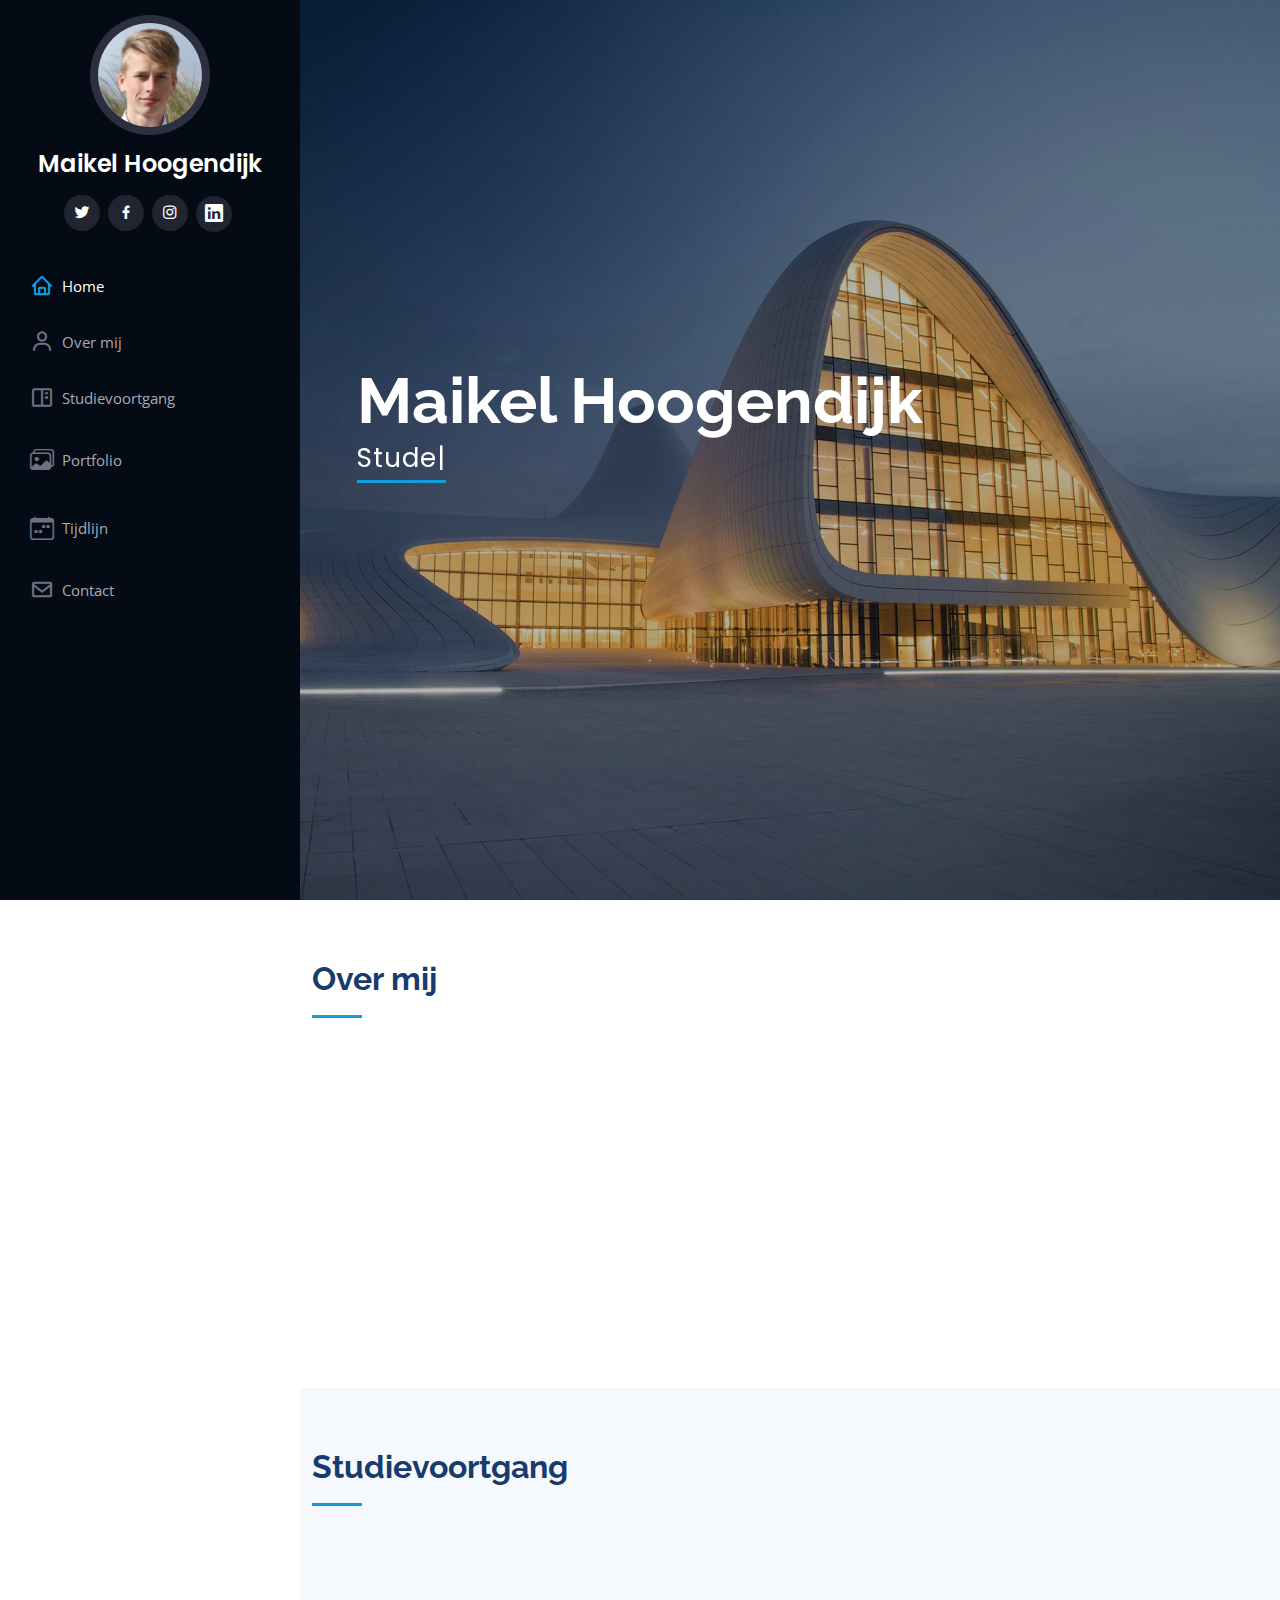
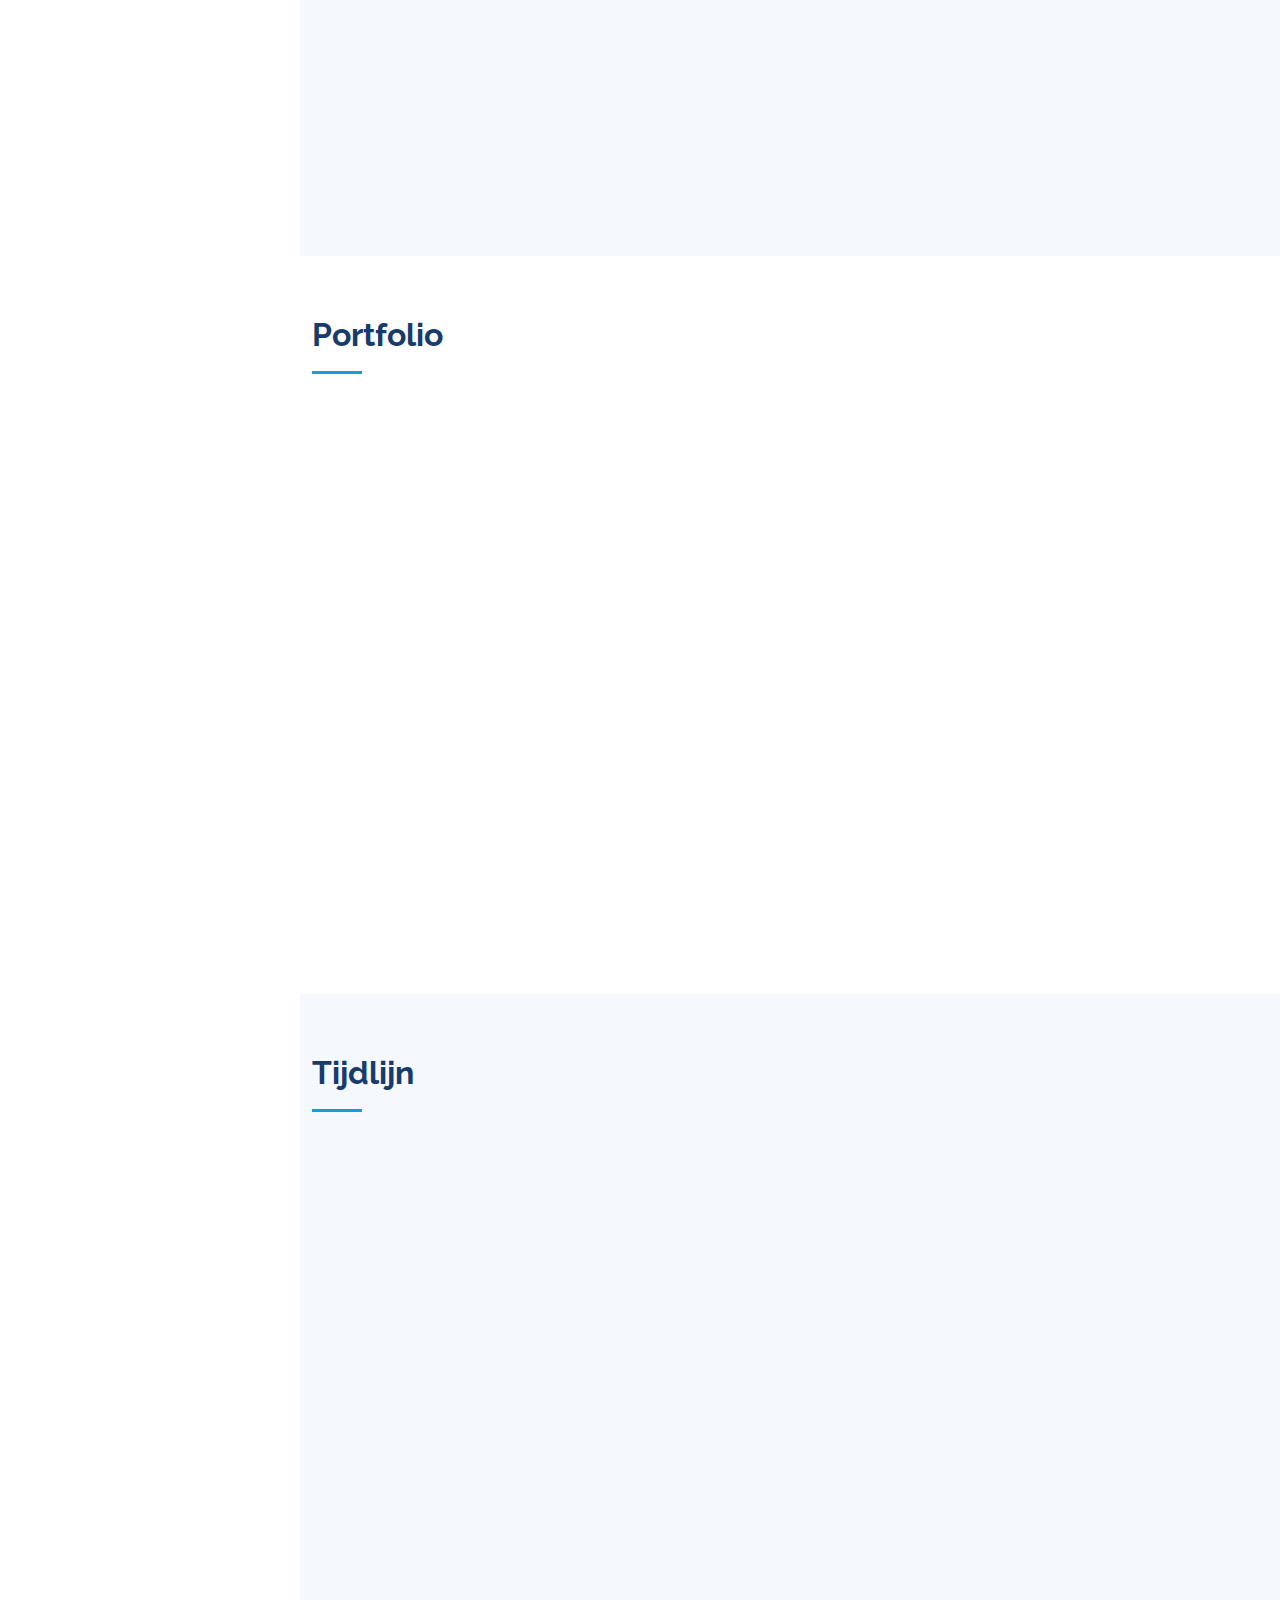
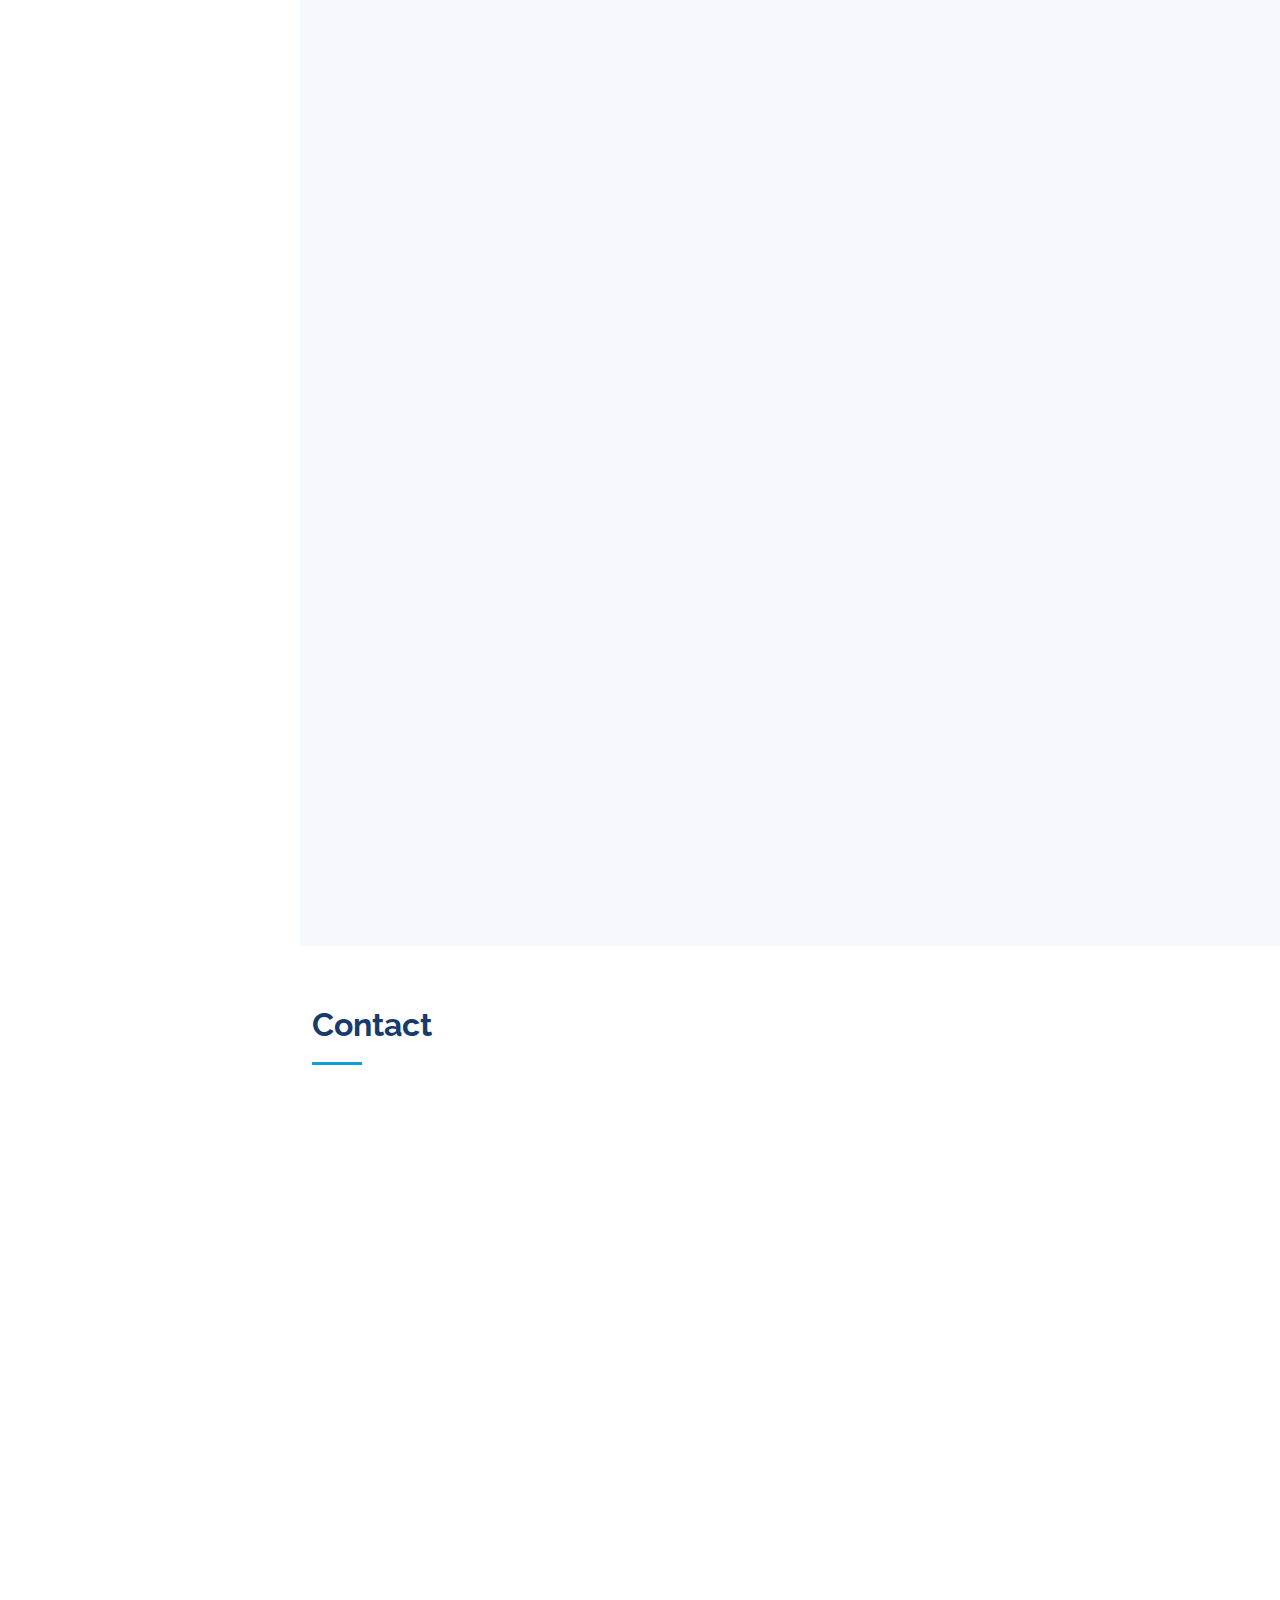
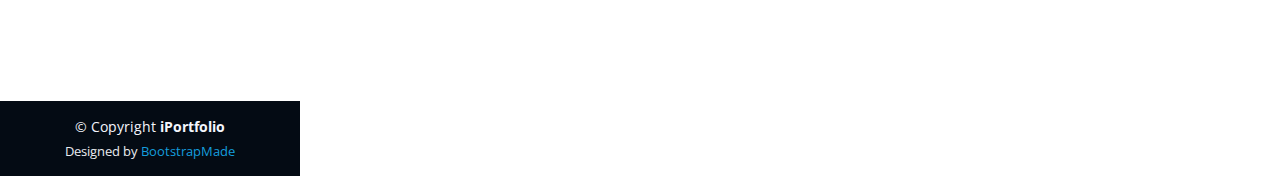
<file: index.html>
<!DOCTYPE html>
<html lang="en">

<head>
  <meta charset="utf-8">
  <meta content="width=device-width, initial-scale=1.0" name="viewport">

  <title>Portfolio Maikel Hoogendijk</title>
  <meta content="" name="description">
  <meta content="" name="keywords">

  <!-- Favicons -->
  <link href="assets/img/favicon.png" rel="icon">
  <link href="assets/img/favicon.png" rel="favicon">

  <!-- Google Fonts -->
  <link
    href="https://fonts.googleapis.com/css?family=Open+Sans:300,300i,400,400i,600,600i,700,700i|Raleway:300,300i,400,400i,500,500i,600,600i,700,700i|Poppins:300,300i,400,400i,500,500i,600,600i,700,700i"
    rel="stylesheet">

  <!-- Vendor CSS Files -->
  <link href="assets/vendor/aos/aos.css" rel="stylesheet">
  <link href="assets/vendor/bootstrap/css/bootstrap.min.css" rel="stylesheet">
  <link href="assets/vendor/bootstrap-icons/bootstrap-icons.css" rel="stylesheet">
  <link href="assets/vendor/boxicons/css/boxicons.min.css" rel="stylesheet">
  <link href="assets/vendor/glightbox/css/glightbox.min.css" rel="stylesheet">
  <link href="assets/vendor/swiper/swiper-bundle.min.css" rel="stylesheet">

  <!-- Template Main CSS File -->
  <link href="assets/css/style.css" rel="stylesheet">

  <!-- =======================================================
  * Template Name: iPortfolio - v3.3.0
  * Template URL: https://bootstrapmade.com/iportfolio-bootstrap-portfolio-websites-template/
  * Author: BootstrapMade.com
  * License: https://bootstrapmade.com/license/
  ======================================================== -->
</head>

<body>

  <!-- ======= Mobile nav toggle button ======= -->
  <i class="bi bi-list mobile-nav-toggle d-xl-none"></i>

  <!-- ======= Header ======= -->
  <header id="header">
    <div class="d-flex flex-column">

      <div class="profile">
        <img src="assets/img/profile-img.jpg" alt="" class="img-fluid rounded-circle">
        <h1 class="text-light"><a href="index.html">Maikel Hoogendijk</a></h1>
        <div class="social-links mt-3 text-center">
          <a href="https://twitter.com/MaikelH_2003" target="_blank" class="twitter"><i class="bx bxl-twitter"></i></a>
          <a href="https://www.facebook.com/profile.php?id=100006785775477" target="_blank" class="facebook"><i
              class="bx bxl-facebook"></i></a>
          <a href="https://www.instagram.com/maikel.hoogendijk/" target="_blank" class="instagram"><i
              class="bx bxl-instagram"></i></a>
          <a href="https://www.linkedin.com/in/maikel-hoogendijk-s1157664/" target="_blank" class="google-plus"><i
              class="bi bi-linkedin"></i></a>
        </div>
      </div>

      <nav id="navbar" class="nav-menu navbar">
        <ul>
          <li><a href="#hero" class="nav-link scrollto active"><i class="bx bx-home"></i> <span>Home</span></a></li>
          <li><a href="#about" class="nav-link scrollto"><i class="bx bx-user"></i> <span>Over mij</span></a></li>
          <li><a href="#skills" class="nav-link scrollto"><i class="bx bx-book-content"></i>
              <span>Studievoortgang</span> </a></li>
          <li><a href="#portfolio" class="nav-link scrollto"><i class="bi bi-images"></i><span>Portfolio</span></a>
          </li>
          <li><a href="#resume" class="nav-link scrollto"><i class="bi bi-calendar-week"></i> <span>Tijdlijn</span></a>
          </li>
          <li><a href="#contact" class="nav-link scrollto"><i class="bx bx-envelope"></i> <span>Contact</span></a></li>
        </ul>
      </nav><!-- .nav-menu -->
    </div>
  </header><!-- End Header -->

  <!-- ======= Hero Section ======= -->
  <section id="hero" class="d-flex flex-column justify-content-center align-items-center">
    <div class="hero-container" data-aos="fade-in">
      <h1>Maikel Hoogendijk</h1>
      <p> <span class="typed" data-typed-items="Student Bouwkunde, ,  "></span></p>
    </div>
  </section><!-- End Hero -->

  <main id="main">

    <!-- ======= About Section ======= -->
    <section id="about" class="about">
      <div class="container">

        <div class="section-title">
          <h2>Over mij</h2>
          <p></p>
        </div>

        <div class="row">
          <div class="col-lg-3" data-aos="fade-right">
            <img src="assets/img/profile-img.jpg" class="img-fluid" alt="">
          </div>
          <div class="col-lg-8 pt-4 pt-lg-0 content" data-aos="fade-left">
            <h3>Student</h3>
            <p class="fst-italic">
              Ik ben Maikel en studeer bouwkunde aan het Windesheim in Zwolle, ik ben een 4e jaars student. Wonende in Heerenveen doe ik naast school 
              nog aan sport en ben ik graag met vrienden. 
              Verder heb ik nog een bijbaantje als orderpicker en chauffeur bij Foodimpuls.
              
            </p>
            <div class="row">
              <div class="col-lg-6">
                <ul>
                  <li><i class="bi bi-chevron-right"></i> <strong>Geboortedatum:</strong> <span>21 Januari 2003</span></li>
                  <li><i class="bi bi-chevron-right"></i> <strong>Leeftijd:</strong> <span>21 Jaar</span></li>
                  <li><i class="bi bi-chevron-right"></i> <strong>Woonplaats:</strong> <span>Heerenveen</span></li>

                </ul>
              </div>
              <div class="col-lg-6">
                <ul>

                  <li><i class="bi bi-chevron-right"></i> <strong>School:</strong> <span>Windesheim Zwolle</span></li>
                  <li><i class="bi bi-chevron-right"></i> <strong>Opleiding:</strong> <span>Bouwkunde</span></li>
                  <li><i class="bi bi-chevron-right"></i> <strong>Werkend bij:</strong><span>Foodimpuls</span>
                  </li>
                </ul>
              </div>
            </div>
            <p>

            </p>
          </div>
        </div>

      </div>
    </section><!-- End About Section -->



    <!-- ======= Skills Section ======= -->
    <section id="skills" class="skills section-bg">
      <div class="container">

        <div class="section-title">
          <h2>Studievoortgang</h2>
        </div>

        <div class="row skills-content">
         
          <div class="col-lg-12" data-aos="fade-up">

            <div class="progress">
              <span class="skill-h1">Studieprogress <i class="val">88%</i></span>210 van 240 punten
              <div class="progress-bar-wrap">
                <div class="progress-bar" role="progressbar" aria-valuenow="88" aria-valuemin="0" aria-valuemax="100">
                </div>
              </div>
            </div>
          </div>

          <div class="col-lg-6" data-aos="fade-up">
            <div class="progress">
              <span class="skill">1e Jaar <i class="val">100%</i></span>60 van 60 punten
              <div class="progress-bar-wrap">
                <div class="progress-bar" role="progressbar" aria-valuenow="100" aria-valuemin="0" aria-valuemax="100">
                </div>
              </div>
            </div>

            <div class="progress">
              <span class="skill">2e Jaar <i class="val">100%</i></span>60 van 60 punten
              <div class="progress-bar-wrap">
                <div class="progress-bar" role="progressbar" aria-valuenow="100" aria-valuemin="0" aria-valuemax="100">
                </div>
              </div>
            </div>
          </div>


          <!--
            <div class="progress">
              witruimte
            </div>-->
          <div class="col-lg-6" data-aos="fade-up" data-aos-delay="100">
            <div class="progress">
              <span class="skill">3e Jaar <i class="val">100%</i></span>60 van 60 punten
              <div class="progress-bar-wrap">
                <div class="progress-bar" role="progressbar" aria-valuenow="100" aria-valuemin="0" aria-valuemax="100">
                </div>
              </div>
            </div>

            <div class="progress">
              <span class="skill">4e Jaar <i class="val">50%</i></span>30 van 60 punten
              <div class="progress-bar-wrap">
                <div class="progress-bar" role="progressbar" aria-valuenow="50" aria-valuemin="0" aria-valuemax="100">
                </div>
              </div>
            </div>

          </div>

        </div>

        </div>

      </div>
    </section><!-- End Skills Section -->


    <!-- ======= Portfolio Section ======= -->
    <section id="portfolio" class="portfolio ">
      <div class="container">

        <div class="section-title">
          <h2>Portfolio</h2>
          <p></p>
        </div>

        <div class="row" data-aos="fade-up">
          <div class="col-lg-12 d-flex justify-content-center">
            <ul id="portfolio-flters">
              <li data-filter="*" class="filter-active">Alles</li>
              <li data-filter=".filter-school">School</li>
              <li data-filter=".filter-stage">Stage</li>
              <!--<li data-filter=".filter-jaar3">3e Jaar</li>
              <li data-filter=".filter-jaar4">4e Jaar</li>-->
            </ul>
          </div>
        </div>

        <div class="row portfolio-container" data-aos="fade-up" data-aos-delay="100">
<!--Propedeuse-->
          <div class="col-lg-4 col-md-6 portfolio-item filter-school">
            <div class="portfolio-wrap">
              <img src="assets/img/portfolio/Propedeuse-foto1.png" class="img-fluid" alt="">
              <div class="portfolio-links">
                <a href="assets/img/portfolio/Propedeuse-foto1.png" data-gallery="portfolioGallery"
                  class="portfolio-lightbox" title=""><i class="bx bx-plus"></i></a>
                <a href="Propedeuse-details.html" title="More Details"><i class="bx bx-link"></i></a>
              </div>
            </div>
          </div>
<!--Stage Friso-->
          <div class="col-lg-4 col-md-6 portfolio-item filter-stage">
            <div class="portfolio-wrap">
              <img src="assets/img/portfolio/Stage-foto1.png" class="img-fluid" alt="">
              <div class="portfolio-links">
                <a href="assets/img/portfolio/Stage-foto1.png" data-gallery="portfolioGallery"
                  class="portfolio-lightbox" title=""><i class="bx bx-plus"></i></a>
                <a href="Stage-details.html" title="More Details"><i class="bx bx-link"></i></a>
              </div>
            </div>
          </div>
<!--Diploma-->
          <div class="col-lg-4 col-md-6 portfolio-item filter-school">
            <div class="portfolio-wrap">
              <img src="assets/img/portfolio/Geslaagd-foto3.JPG" class="img-fluid" alt="">
              <div class="portfolio-links">
                <a href="assets/img/portfolio/Geslaagd-foto3.png" data-gallery="portfolioGallery"
                  class="portfolio-lightbox" title=""><i class="bx bx-plus"></i></a>
                <a href="Diploma-details.html" title="More Details"><i class="bx bx-link"></i></a>
              </div>
            </div>
          </div>
<!--
          <div class="col-lg-4 col-md-6 portfolio-item filter-jaar2">
            <div class="portfolio-wrap">
              <img src="assets/img/portfolio/portfolio-4.jpg" class="img-fluid" alt="">
              <div class="portfolio-links">
                <a href="assets/img/portfolio/portfolio-4.jpg" data-gallery="portfolioGallery"
                  class="portfolio-lightbox" title=""><i class="bx bx-plus"></i></a>
                <a href="portfolio-details.html" title="More Details"><i class="bx bx-link"></i></a>
              </div>
            </div>
          </div>

          <div class="col-lg-4 col-md-6 portfolio-item filter-jaar2">
            <div class="portfolio-wrap">
              <img src="assets/img/portfolio/portfolio-5.jpg" class="img-fluid" alt="">
              <div class="portfolio-links">
                <a href="assets/img/portfolio/portfolio-5.jpg" data-gallery="portfolioGallery"
                  class="portfolio-lightbox" title=""><i class="bx bx-plus"></i></a>
                <a href="portfolio-details.html" title="More Details"><i class="bx bx-link"></i></a>
              </div>
            </div>
          </div>

          <div class="col-lg-4 col-md-6 portfolio-item filter-jaar3">
            <div class="portfolio-wrap">
              <img src="assets/img/portfolio/portfolio-6.jpg" class="img-fluid" alt="">
              <div class="portfolio-links">
                <a href="assets/img/portfolio/portfolio-6.jpg" data-gallery="portfolioGallery"
                  class="portfolio-lightbox" title=""><i class="bx bx-plus"></i></a>
                <a href="portfolio-details.html" title="More Details"><i class="bx bx-link"></i></a>
              </div>
            </div>
          </div>

          <div class="col-lg-4 col-md-6 portfolio-item filter-jaar1">
            <div class="portfolio-wrap">
              <img src="assets/img/portfolio/portfolio-7.jpg" class="img-fluid" alt="">
              <div class="portfolio-links">
                <a href="assets/img/portfolio/portfolio-7.jpg" data-gallery="portfolioGallery"
                  class="portfolio-lightbox" title=""><i class="bx bx-plus"></i></a>
                <a href="portfolio-details.html" title="More Details"><i class="bx bx-link"></i></a>
              </div>
            </div>
          </div>

          <div class="col-lg-4 col-md-6 portfolio-item filter-jaar3">
            <div class="portfolio-wrap">
              <img src="assets/img/portfolio/portfolio-8.jpg" class="img-fluid" alt="">
              <div class="portfolio-links">
                <a href="assets/img/portfolio/portfolio-8.jpg" data-gallery="portfolioGallery"
                  class="portfolio-lightbox" title=""><i class="bx bx-plus"></i></a>
                <a href="portfolio-details.html" title="More Details"><i class="bx bx-link"></i></a>
              </div>
            </div>
          </div>

          <div class="col-lg-4 col-md-6 portfolio-item filter-jaar4">
            <div class="portfolio-wrap">
              <img src="assets/img/portfolio/portfolio-9.jpg" class="img-fluid" alt="">
              <div class="portfolio-links">
                <a href="assets/img/portfolio/portfolio-9.jpg" data-gallery="portfolioGallery"
                  class="portfolio-lightbox" title=""><i class="bx bx-plus"></i></a>
                <a href="portfolio-details.html" title="More Details"><i class="bx bx-link"></i></a>
              </div>
            </div>-->
          </div>

        </div>

      </div>
    </section><!-- End Portfolio Section -->


    <!-- ======= Resume Section ======= -->
    <section id="resume" class="resume  section-bg">
      <div class="container">

        <div class="section-title">
          <h2>Tijdlijn</h2>
          <p>
          </p>
        </div>

        <div class="row">
          <div class="col-lg-6" data-aos="fade-up">
            <!-- <h3 class="resume-title">Sumary</h3>
            <div class="resume-item pb-0">
              <h4>Alex Smith</h4>
              <p><em>Innovative and deadline-driven Graphic Designer with 3+ years of experience designing and
                  developing user-centered digital/print marketing material from initial concept to final, polished
                  deliverable.</em></p>
              <ul>
                <li>Portland par 127,Orlando, FL</li>
                <li>(123) 456-7891</li>
                <li>alice.barkley@example.com</li>
              </ul>
            </div>-->

            <h3 class="resume-title">Voortgezet onderwijs</h3>
            <div class="resume-item">
              <h4>Vmbo-t</h4>
              <h5>2015 - 2016</h5>
              <p><b><em>Bornego College, Heerenveen</em></b></p>
              <p>Het voortgezet onderwijs begon ik in 2015 op het bornego college in
                heerenveen, ik begon op het niveau "Vmbo-t". Dit ging mij uitzonderlijk goed af. </p>
            </div>
            <div class="resume-item">
              <h4>Havo</h4>
              <h5>2016 - 2020</h5>
              <p><b><em>Bornego College, Heerenveen</em></b></p>
              <p>Na het eerste jaar in het voortgezet onderwijs ben ik opgestroomd naar de HAVO.
                Op dit niveau heb ik de middelbare school afgemaakt en ben ik in een raar laatste jaar geslaagd.
              </p>
            </div>

            <h3></h3>
            <h3 class="resume-title">Werk Ervaring</h3>
            <div class="resume-item">
              <h4>Verkoopmedewerker</h4>
              <h5>2018 - 2021</h5>
              <p><b><em>Jumbo Kooistra, Heerenveen</em></b></p>
              <p>vanaf mijn 15e ben ik meteen aan het werk gegaan, dit in de supermakt als vakkenvuller.
                Na 3 jaar hier gewerkt te hebben kon het helaas niet meer uit met m'n studie.
              </p>
            </div>
            <div class="resume-item">
              <h4>Orderpicker/Chauffeur</h4>
              <h5>2020 - Heden</h5>
              <p><b><em>Foodimpuls - "de smaak van Haarmsa", Heerenveen</em></b></p>
              <p>Begin corona had ik door mijn vroege slagen op de Havo veel tijd over. Ik ben opzoek gegaan naar
                een vakantiebaan, deze beviel mij zo dusdanig goed qua flexibiliteit en de gezelligheid 
                dat ik er nog steeds werk.
              </p>
            </div>
            
          </div>



          <div class="col-lg-6" data-aos="fade-up" data-aos-delay="100">
            <h3 class="resume-title">Hoger Beroeps Onderwijs</h3>
            <div class="resume-item">
              <h4>Bouwkunde</h4>
              <h5>2020 - Heden</h5>
              <p><b><em>Hogeschool Windesheim, Zwolle</em></b></p>
              <p>In corona tijd ben ik begonnen aan de studie bouwkunde, het eerste
                jaar was bijzonde maar ik had al m'n punten en dus ook mijn propedeuse binnnen.
                Innmiddels zit ik alweer in het laatste jaar en ben ik nu bezig met m'n 2e stage en de voorbereiding voor het afstuderen.
              </p>
            </div>
            <div class="resume-item">
              <h4>Stage 1</h4>
              <h5>2022 - 2023</h5>
              <p><b><em>Friso Bouwgroep, Sneek</em></b></p>
              <p>In het eerste semester van m'n derde jaar heb ik stage mogen lopen in Sneek.
                Dit deed ik bij de aannemersmaatschappij van Friso Bouwgroep, hier heb ik mogen helpen in de 
                werkvoorbereiding van het nieuwe stadhuis in Den Helder.
              </p>
            </div>
            <div class="resume-item">
              <h4>Stage 2</h4>
              </p>
              <h5>2023 - 2024</h5>
              <p><b><em>Ecohûs Fryslân, Wons</em></b></p>
              <p>Ook in m'n 4e leerjaar had ik de vrijheid om een stage te doen. Ditmaal heb ik een halfjaar meegelopen bij het bouwbedrijf ECOhûs Fryslân. 
                ECOhûs is een bouwbedrijf dat volgens een Scandinavisch en vooral ecologisch concept woningen bouwt. 
                Hier heb ik veel verschillende dingen mogen doen. Ik heb me voornamelijk bezig gehouden met het modelleren van woningen. 
                Hierbij tekende ik ze in 3D uit zodat er vervolgens renders en een calculatie van gemaakt konden worden.
              </p>
            </div>
            <div class="resume-item">
              <h4>Afstuderen</h4>
              </p>
              <h5>2024 - Heden</h5>
              <p><b><em>Ecohûs Fryslân, Wons</em></b></p>
              <p>Inmiddels ben ik samen met een medestudent begonnen aan het afstuderen. Hiervoor zijn we blijven hangen in Wons.
                Samen gaan we kijken naar een nieuw woningconcept van LEVA. Dit is een nieuw opgericht bedrijf van bouwbedrijf ECOhûs en Hiemstra bouw.
                Zij hebben een nieuw woningconcept op de markt gebacht, in eerste instantie voor de starters op de woningmarkt. 
                wij gaan er naar kijken hoe we deze verder kunnen doorontwikkelen in modulaire mogelijkheden en het kostenplaatje.
              </p>
            </div>
          </div>
        </div>

      </div>
    </section><!-- End Resume Section -->





    <!-- ======= Contact Section ======= -->
    <section id="contact" class="contact">
      <div class="container">

        <div class="section-title">
          <h2>Contact</h2>
          <p>
            
          </p>
        </div>

        <div class="row" data-aos="fade-in">

          <div class="col-lg-5 d-flex align-items-stretch">
            <div class="info">
              <div class="address">
                <i class="bi bi-geo-alt"></i>
                <h4>Locatie:</h4>
                <p>Campus 2, 8017 CA, Zwolle</p>
              </div>

              <div class="email">
                <i class="bi bi-envelope"></i>
                <h4>Email:</h4>
                <p>Maikelhoogendijk.student@gmail.com</p>
              </div>

              <i class="bi bi-share"></i>
              <h4>Socials:</h4>
              <div class="social"><a href="https://twitter.com/MaikelH_2003" target="_blank" class="twitter"><i class="bx bxl-twitter"></i></a></div>
              <div class="social"><a href="https://www.facebook.com/profile.php?id=100006785775477" target="_blank" class="facebook"><i class="bx bxl-facebook"></i></a></div>
              <div class="social"><a href="https://www.instagram.com/maikel.hoogendijk/" target="_blank" class="instagram"><i class="bx bxl-instagram"></i></a></div>
              <div class="social"><a href="https://www.linkedin.com/in/maikel-hoogendijk-s1157664/" target="_blank" class="google-plus"><i class="bi bi-linkedin"></i></a></div>
              

            </div>

          </div>

          <div class="col-lg-7 mt-5 mt-lg-0 d-flex align-items-stretch">
            <div class="info">
              <iframe
                src="https://www.google.com/maps/embed?pb=!1m18!1m12!1m3!1d2428.8714770206216!2d6.077906465806698!3d52.499566029810346!2m3!1f0!2f0!3f0!3m2!1i1024!2i768!4f13.1!3m3!1m2!1s0x47c7ded496e5e237%3A0x9c79b8cc1381b175!2sCampus%202%2C%208017%20CA%20Zwolle!5e0!3m2!1snl!2snl!4v1623703732993!5m2!1snl!2snl"
                style="border:0; width: 100%; height: 290px;" allowfullscreen></iframe>
            </div>
          </div>

        </div>

      </div>
    </section><!-- End Contact Section -->

  </main><!-- End #main -->

  <!-- ======= Footer ======= -->
  <footer id="footer">
    <div class="container">
      <div class="copyright">
        &copy; Copyright <strong><span>iPortfolio</span></strong>
      </div>
      <div class="credits">
        <!-- All the links in the footer should remain intact. -->
        <!-- You can delete the links only if you purchased the pro version. -->
        <!-- Licensing information: https://bootstrapmade.com/license/ -->
        <!-- Purchase the pro version with working PHP/AJAX contact form: https://bootstrapmade.com/iportfolio-bootstrap-portfolio-websites-template/ -->
        Designed by <a href="https://bootstrapmade.com/">BootstrapMade</a>
      </div>
    </div>
  </footer><!-- End  Footer -->

  <a href="#" class="back-to-top d-flex align-items-center justify-content-center"><i
      class="bi bi-arrow-up-short"></i></a>

  <!-- Vendor JS Files -->
  <script src="assets/vendor/aos/aos.js"></script>
  <script src="assets/vendor/bootstrap/js/bootstrap.bundle.min.js"></script>
  <script src="assets/vendor/glightbox/js/glightbox.min.js"></script>
  <script src="assets/vendor/isotope-layout/isotope.pkgd.min.js"></script>
  <script src="assets/vendor/php-email-form/validate.js"></script>
  <script src="assets/vendor/purecounter/purecounter.js"></script>
  <script src="assets/vendor/swiper/swiper-bundle.min.js"></script>
  <script src="assets/vendor/typed.js/typed.min.js"></script>
  <script src="assets/vendor/waypoints/noframework.waypoints.js"></script>

  <!-- Template Main JS File -->
  <script src="assets/js/main.js"></script>

</body>

</html>
</file>
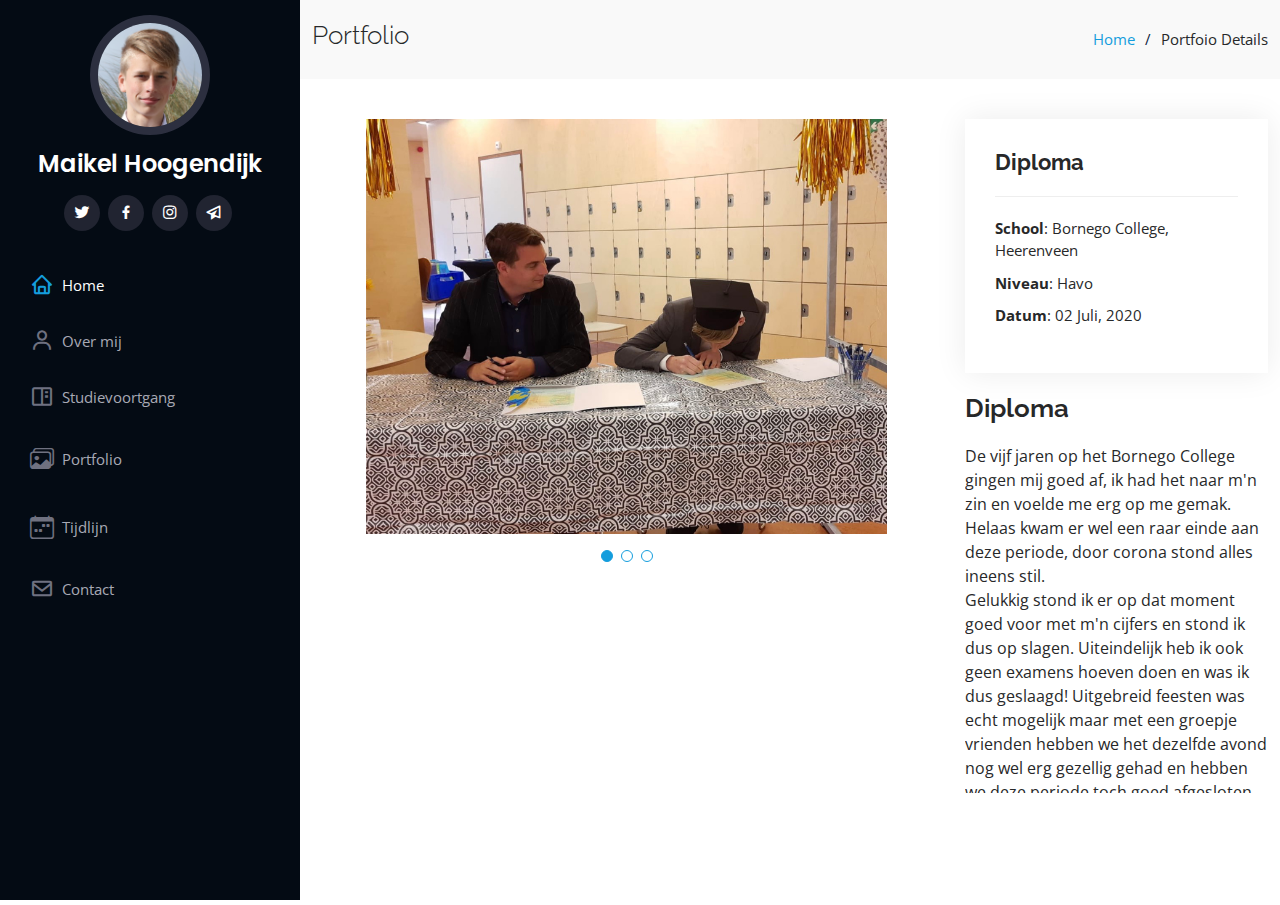
<file: Diploma-details.html>
<!DOCTYPE html>
<html lang="en">

<head>
  <meta charset="utf-8">
  <meta content="width=device-width, initial-scale=1.0" name="viewport">

  <title>Portfolio Maikel Hoogendijk</title>
  <meta content="" name="description">
  <meta content="" name="keywords">

  <!-- Favicons -->
  <link href="assets/img/favicon.png" rel="icon">
  <link href="assets/img/apple-touch-icon.png" rel="apple-touch-icon">

  <!-- Google Fonts -->
  <link
    href="https://fonts.googleapis.com/css?family=Open+Sans:300,300i,400,400i,600,600i,700,700i|Raleway:300,300i,400,400i,500,500i,600,600i,700,700i|Poppins:300,300i,400,400i,500,500i,600,600i,700,700i"
    rel="stylesheet">

  <!-- Vendor CSS Files -->
  <link href="assets/vendor/aos/aos.css" rel="stylesheet">
  <link href="assets/vendor/bootstrap/css/bootstrap.min.css" rel="stylesheet">
  <link href="assets/vendor/bootstrap-icons/bootstrap-icons.css" rel="stylesheet">
  <link href="assets/vendor/boxicons/css/boxicons.min.css" rel="stylesheet">
  <link href="assets/vendor/glightbox/css/glightbox.min.css" rel="stylesheet">
  <link href="assets/vendor/swiper/swiper-bundle.min.css" rel="stylesheet">

  <!-- Template Main CSS File -->
  <link href="assets/css/style.css" rel="stylesheet">

  <!-- =======================================================
  * Template Name: iPortfolio - v3.3.0
  * Template URL: https://bootstrapmade.com/iportfolio-bootstrap-portfolio-websites-template/
  * Author: BootstrapMade.com
  * License: https://bootstrapmade.com/license/
  ======================================================== -->
</head>

<body>

  <!-- ======= Mobile nav toggle button ======= -->
  <i class="bi bi-list mobile-nav-toggle d-xl-none"></i>

  <!-- ======= Header ======= -->
  <header id="header">
    <div class="d-flex flex-column">

      <div class="profile">
        <img src="assets/img/profile-img.jpg" alt="" class="img-fluid rounded-circle">
        <h1 class="text-light"><a href="index.html">Maikel Hoogendijk</a></h1>
        <div class="social-links mt-3 text-center">
          <a href="https://twitter.com/maikelh2003" target="_blank" class="twitter"><i class="bx bxl-twitter"></i></a>
          <a href="https://www.facebook.com/profile.php?id=100006785775477" target="_blank" class="facebook"><i
              class="bx bxl-facebook"></i></a>
          <a href="https://www.instagram.com/maikel.hoogendijk/" target="_blank" class="instagram"><i
              class="bx bxl-instagram"></i></a>
          <a href="https://www.windesheim.nl/" target="_blank" class="google-plus"><i class="bx bx-paper-plane"></i></a>
        </div>
      </div>

      <nav id="navbar" class="nav-menu navbar">
        <ul>
          <li><a href="index.html" class="nav-link scrollto active"><i class="bx bx-home"></i> <span>Home</span></a></li>
          <li><a href="index.html#about" class="nav-link scrollto"><i class="bx bx-user"></i> <span>Over mij</span></a></li>
          <li><a href="index.html#skills" class="nav-link scrollto"><i class="bx bx-book-content"></i>
              <span>Studievoortgang</span> </a></li>
          <li><a href="index.html#portfolio" class="nav-link scrollto"><i class="bi bi-images"></i><span>Portfolio</span></a>
          </li>
          <li><a href="index.html#resume" class="nav-link scrollto"><i class="bi bi-calendar-week"></i> <span>Tijdlijn</span></a>
          </li>
          <li><a href="index.html#contact" class="nav-link scrollto"><i class="bx bx-envelope"></i> <span>Contact</span></a></li>
        </ul>
      </nav><!-- .nav-menu -->
    </div>
  </header><!-- End Header -->

  <main id="main">

    <!-- ======= Breadcrumbs ======= -->
    <section id="breadcrumbs" class="breadcrumbs">
      <div class="container">

        <div class="d-flex justify-content-between align-items-center">
          <h2>Portfolio</h2>
          <ol>
            <li><a href="index.html">Home</a></li>
            <li>Portfoio Details</li>
          </ol>
        </div>

      </div>
    </section><!-- End Breadcrumbs -->

    <!-- ======= Portfolio Details Section ======= -->
    <section id="portfolio-details" class="portfolio-details">
      <div class="container">

        <div class="row gy-4">

          <div class="col-lg-8">
            <div class="portfolio-details-slider swiper-container">
              <div class="swiper-wrapper align-items-center">

                <div class="swiper-slide">
                  <img src="assets/img/portfolio/Geslaagd-foto5.png" alt="">
                </div>

                <div class="swiper-slide">
                  <img src="assets/img/portfolio/Geslaagd-foto4.png" alt="">
                </div>

                <div class="swiper-slide">
                  <img src="assets/img/portfolio/Geslaagd-foto6.png" alt="">
                </div>
                
<!--
                <div class="swiper-slide">
                  <img src="assets/img/portfolio/portfolio-details-3.jpg" alt="">
                </div>-->

              </div>
              <div class="swiper-pagination"></div>
            </div>
          </div>

          <div class="col-lg-4">
            <div class="portfolio-info">
              <h3>Diploma </h3>
              <ul>
                <li><strong>School</strong>: Bornego College, Heerenveen</li>
                <li><strong>Niveau</strong>: Havo</li>
                <li><strong>Datum</strong>: 02 Juli, 2020</li>
              </ul>
            </div>
            <div class="portfolio-description">
              <div class="portfolio-description-2">
                <h2>Diploma</h2>
                <p>
                  De vijf jaren op het Bornego College gingen mij goed af, ik had het naar m'n zin en voelde me erg op me gemak.
                  Helaas kwam er wel een raar einde aan deze periode, door corona stond alles ineens stil.<br>
                  Gelukkig stond ik er op dat moment goed voor met m'n cijfers en stond ik dus op slagen.
                  Uiteindelijk heb ik ook geen examens hoeven doen en was ik dus geslaagd!
                  Uitgebreid feesten was echt mogelijk maar met een groepje vrienden hebben we het dezelfde avond nog wel erg gezellig gehad en hebben we deze periode toch goed afgesloten.
                  
                </p>
              </div>
            </div>
          </div>

        </div>

      </div>
    </section><!-- End Portfolio Details Section -->

  </main><!-- End #main -->

  <!-- ======= Footer ======= -->
  <footer id="footerdetail">
    <div class="container">
   <!--   <div class="copyright">
        &copy; Copyright <strong><span>iPortfolio</span></strong>
      </div>
      <div class="credits"> -->
        <!-- All the links in the footer should remain intact. -->
        <!-- You can delete the links only if you purchased the pro version. -->
        <!-- Licensing information: https://bootstrapmade.com/license/ -->
        <!-- Purchase the pro version with working PHP/AJAX contact form: https://bootstrapmade.com/iportfolio-bootstrap-portfolio-websites-template/ -->
      <!--  Designed by <a href="https://bootstrapmade.com/">BootstrapMade</a>
      </div>-->
    </div>
  </footer><!-- End  Footer -->

  <a href="#" class="back-to-top d-flex align-items-center justify-content-center"><i
      class="bi bi-arrow-up-short"></i></a>

  <!-- Vendor JS Files -->
  <script src="assets/vendor/aos/aos.js"></script>
  <script src="assets/vendor/bootstrap/js/bootstrap.bundle.min.js"></script>
  <script src="assets/vendor/glightbox/js/glightbox.min.js"></script>
  <script src="assets/vendor/isotope-layout/isotope.pkgd.min.js"></script>
  <script src="assets/vendor/php-email-form/validate.js"></script>
  <script src="assets/vendor/purecounter/purecounter.js"></script>
  <script src="assets/vendor/swiper/swiper-bundle.min.js"></script>
  <script src="assets/vendor/typed.js/typed.min.js"></script>
  <script src="assets/vendor/waypoints/noframework.waypoints.js"></script>

  <!-- Template Main JS File -->
  <script src="assets/js/main.js"></script>

</body>

</html>
</file>
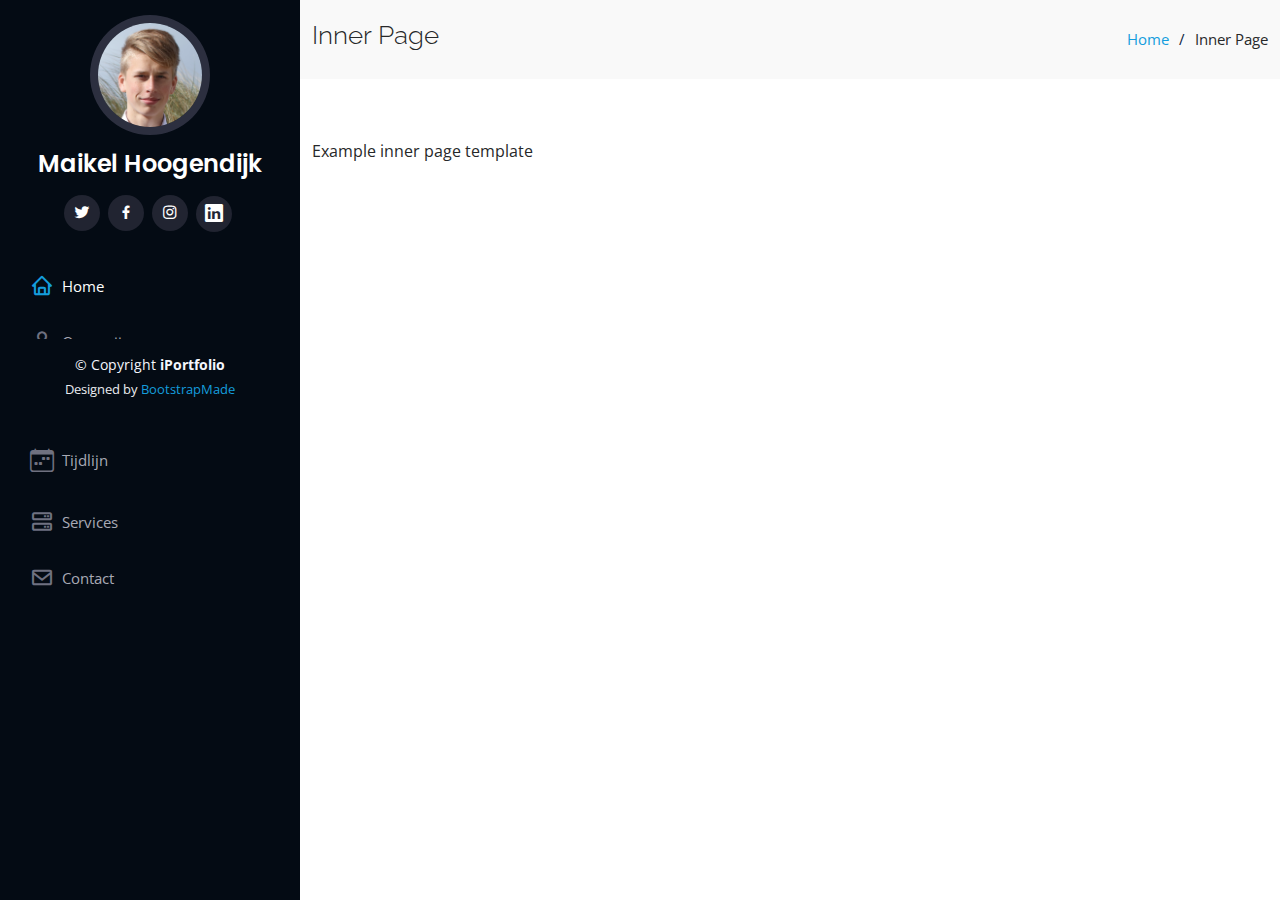
<file: inner-page.html>
<!DOCTYPE html>
<html lang="en">

<head>
  <meta charset="utf-8">
  <meta content="width=device-width, initial-scale=1.0" name="viewport">

  <title>Inner Page - iPortfolio Bootstrap Template</title>
  <meta content="" name="description">
  <meta content="" name="keywords">

  <!-- Favicons -->
  <link href="assets/img/favicon.png" rel="icon">
  <link href="assets/img/apple-touch-icon.png" rel="apple-touch-icon">

  <!-- Google Fonts -->
  <link
    href="https://fonts.googleapis.com/css?family=Open+Sans:300,300i,400,400i,600,600i,700,700i|Raleway:300,300i,400,400i,500,500i,600,600i,700,700i|Poppins:300,300i,400,400i,500,500i,600,600i,700,700i"
    rel="stylesheet">

  <!-- Vendor CSS Files -->
  <link href="assets/vendor/aos/aos.css" rel="stylesheet">
  <link href="assets/vendor/bootstrap/css/bootstrap.min.css" rel="stylesheet">
  <link href="assets/vendor/bootstrap-icons/bootstrap-icons.css" rel="stylesheet">
  <link href="assets/vendor/boxicons/css/boxicons.min.css" rel="stylesheet">
  <link href="assets/vendor/glightbox/css/glightbox.min.css" rel="stylesheet">
  <link href="assets/vendor/swiper/swiper-bundle.min.css" rel="stylesheet">

  <!-- Template Main CSS File -->
  <link href="assets/css/style.css" rel="stylesheet">

  <!-- =======================================================
  * Template Name: iPortfolio - v3.3.0
  * Template URL: https://bootstrapmade.com/iportfolio-bootstrap-portfolio-websites-template/
  * Author: BootstrapMade.com
  * License: https://bootstrapmade.com/license/
  ======================================================== -->
</head>

<body>

  <!-- ======= Mobile nav toggle button ======= -->
  <i class="bi bi-list mobile-nav-toggle d-xl-none"></i>

  <!-- ======= Header ======= -->
  <header id="header">
    <div class="d-flex flex-column">

      <div class="profile">
        <img src="assets/img/profile-img.jpg" alt="" class="img-fluid rounded-circle">
        <h1 class="text-light"><a href="index.html">Maikel Hoogendijk</a></h1>
        <div class="social-links mt-3 text-center">
          <a href="https://twitter.com/maikelh2003" target="_blank" class="twitter"><i class="bx bxl-twitter"></i></a>
          <a href="https://www.facebook.com/profile.php?id=100006785775477" target="_blank" class="facebook"><i
              class="bx bxl-facebook"></i></a>
          <a href="https://www.instagram.com/maikel.hoogendijk/" target="_blank" class="instagram"><i
              class="bx bxl-instagram"></i></a>
              <a href="https://www.linkedin.com/in/maikel-hoogendijk-s1157664/" target="_blank" class="google-plus"><i
                class="bi bi-linkedin"></i></a>
        </div>
      </div>

      <nav id="navbar" class="nav-menu navbar">
        <ul>
          <li><a href="#hero" class="nav-link scrollto active"><i class="bx bx-home"></i> <span>Home</span></a></li>
          <li><a href="#about" class="nav-link scrollto"><i class="bx bx-user"></i> <span>Over mij</span></a></li>
          <li><a href="#portfolio" class="nav-link scrollto"><i class="bx bx-book-content"></i>
              <span>Portfolio</span></a></li>
          <li><a href="#resume" class="nav-link scrollto"><i class="bi bi-calendar-week"></i> <span>Tijdlijn</span></a>
          </li>
          <li><a href="#services" class="nav-link scrollto"><i class="bx bx-server"></i> <span>Services</span></a></li>
          <li><a href="#contact" class="nav-link scrollto"><i class="bx bx-envelope"></i> <span>Contact</span></a></li>
        </ul>
      </nav><!-- .nav-menu -->
    </div>
  </header><!-- End Header -->

  <main id="main">

    <!-- ======= Breadcrumbs ======= -->
    <section class="breadcrumbs">
      <div class="container">

        <div class="d-flex justify-content-between align-items-center">
          <h2>Inner Page</h2>
          <ol>
            <li><a href="index.html">Home</a></li>
            <li>Inner Page</li>
          </ol>
        </div>

      </div>
    </section><!-- End Breadcrumbs -->

    <section class="inner-page">
      <div class="container">
        <p>
          Example inner page template
        </p>
      </div>
    </section>

  </main><!-- End #main -->

  <!-- ======= Footer ======= -->
  <footer id="footer">
    <div class="container">
      <div class="copyright">
        &copy; Copyright <strong><span>iPortfolio</span></strong>
      </div>
      <div class="credits">
        <!-- All the links in the footer should remain intact. -->
        <!-- You can delete the links only if you purchased the pro version. -->
        <!-- Licensing information: https://bootstrapmade.com/license/ -->
        <!-- Purchase the pro version with working PHP/AJAX contact form: https://bootstrapmade.com/iportfolio-bootstrap-portfolio-websites-template/ -->
        Designed by <a href="https://bootstrapmade.com/">BootstrapMade</a>
      </div>
    </div>
  </footer><!-- End  Footer -->

  <a href="#" class="back-to-top d-flex align-items-center justify-content-center"><i
      class="bi bi-arrow-up-short"></i></a>

  <!-- Vendor JS Files -->
  <script src="assets/vendor/aos/aos.js"></script>
  <script src="assets/vendor/bootstrap/js/bootstrap.bundle.min.js"></script>
  <script src="assets/vendor/glightbox/js/glightbox.min.js"></script>
  <script src="assets/vendor/isotope-layout/isotope.pkgd.min.js"></script>
  <script src="assets/vendor/php-email-form/validate.js"></script>
  <script src="assets/vendor/purecounter/purecounter.js"></script>
  <script src="assets/vendor/swiper/swiper-bundle.min.js"></script>
  <script src="assets/vendor/typed.js/typed.min.js"></script>
  <script src="assets/vendor/waypoints/noframework.waypoints.js"></script>

  <!-- Template Main JS File -->
  <script src="assets/js/main.js"></script>

</body>

</html>
</file>
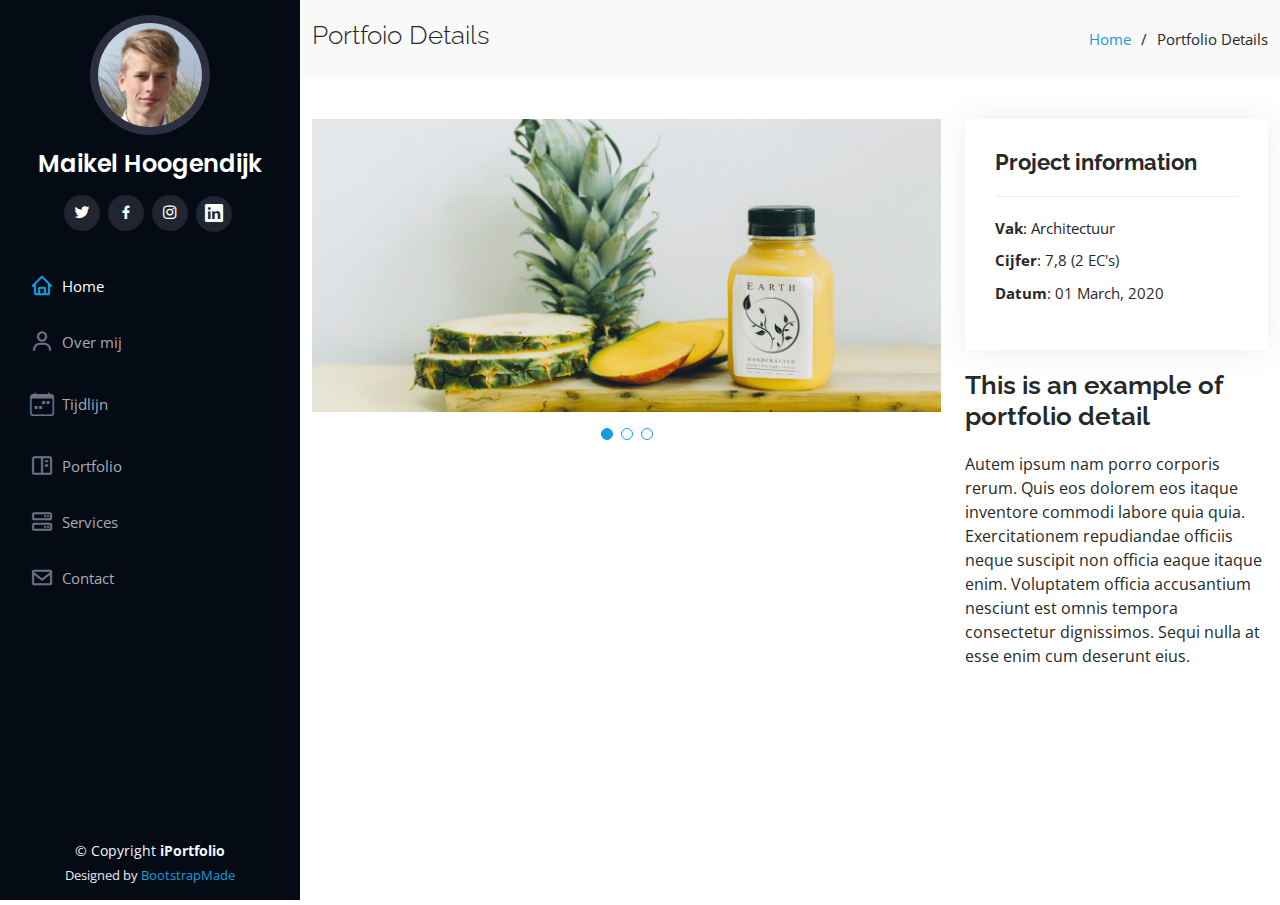
<file: portfolio-details.html>
<!DOCTYPE html>
<html lang="en">

<head>
  <meta charset="utf-8">
  <meta content="width=device-width, initial-scale=1.0" name="viewport">

  <title>Portfolio Details - iPortfolio Bootstrap Template</title>
  <meta content="" name="description">
  <meta content="" name="keywords">

  <!-- Favicons -->
  <link href="assets/img/favicon.png" rel="icon">
  <link href="assets/img/apple-touch-icon.png" rel="apple-touch-icon">

  <!-- Google Fonts -->
  <link
    href="https://fonts.googleapis.com/css?family=Open+Sans:300,300i,400,400i,600,600i,700,700i|Raleway:300,300i,400,400i,500,500i,600,600i,700,700i|Poppins:300,300i,400,400i,500,500i,600,600i,700,700i"
    rel="stylesheet">

  <!-- Vendor CSS Files -->
  <link href="assets/vendor/aos/aos.css" rel="stylesheet">
  <link href="assets/vendor/bootstrap/css/bootstrap.min.css" rel="stylesheet">
  <link href="assets/vendor/bootstrap-icons/bootstrap-icons.css" rel="stylesheet">
  <link href="assets/vendor/boxicons/css/boxicons.min.css" rel="stylesheet">
  <link href="assets/vendor/glightbox/css/glightbox.min.css" rel="stylesheet">
  <link href="assets/vendor/swiper/swiper-bundle.min.css" rel="stylesheet">

  <!-- Template Main CSS File -->
  <link href="assets/css/style.css" rel="stylesheet">

  <!-- =======================================================
  * Template Name: iPortfolio - v3.3.0
  * Template URL: https://bootstrapmade.com/iportfolio-bootstrap-portfolio-websites-template/
  * Author: BootstrapMade.com
  * License: https://bootstrapmade.com/license/
  ======================================================== -->
</head>

<body>

  <!-- ======= Mobile nav toggle button ======= -->
  <i class="bi bi-list mobile-nav-toggle d-xl-none"></i>

  <!-- ======= Header ======= -->
  <header id="header">
    <div class="d-flex flex-column">

      <div class="profile">
        <img src="assets/img/profile-img.jpg" alt="" class="img-fluid rounded-circle">
        <h1 class="text-light"><a href="index.html">Maikel Hoogendijk</a></h1>
        <div class="social-links mt-3 text-center">
          <a href="https://twitter.com/maikelh2003" target="_blank" class="twitter"><i class="bx bxl-twitter"></i></a>
          <a href="https://www.facebook.com/profile.php?id=100006785775477" target="_blank" class="facebook"><i
              class="bx bxl-facebook"></i></a>
          <a href="https://www.instagram.com/maikel.hoogendijk/" target="_blank" class="instagram"><i
              class="bx bxl-instagram"></i></a>
              <a href="https://www.linkedin.com/in/maikel-hoogendijk-s1157664/" target="_blank" class="google-plus"><i
                class="bi bi-linkedin"></i></a>
        </div>
      </div>

      <nav id="navbar" class="nav-menu navbar">
        <ul>
          <li><a href="index.html" class="nav-link scrollto active"><i class="bx bx-home"></i> <span>Home</span></a>
          </li>
          <li><a href="index.html#about" class="nav-link scrollto"><i class="bx bx-user"></i> <span>Over mij</span></a>
          </li>
          <li><a href="index.html#resume" class="nav-link scrollto"><i class="bi bi-calendar-week"></i>
              <span>Tijdlijn</span></a></li>
          <li><a href="index.html#portfolio" class="nav-link scrollto"><i class="bx bx-book-content"></i>
              <span>Portfolio</span></a></li>
          <li><a href="index.html#services" class="nav-link scrollto"><i class="bx bx-server"></i>
              <span>Services</span></a></li>
          <li><a href="index.html#contact" class="nav-link scrollto"><i class="bx bx-envelope"></i>
              <span>Contact</span></a></li>
        </ul>
      </nav><!-- .nav-menu -->
    </div>
  </header><!-- End Header -->

  <main id="main">

    <!-- ======= Breadcrumbs ======= -->
    <section id="breadcrumbs" class="breadcrumbs">
      <div class="container">

        <div class="d-flex justify-content-between align-items-center">
          <h2>Portfoio Details</h2>
          <ol>
            <li><a href="index.html">Home</a></li>
            <li>Portfolio Details</li>
          </ol>
        </div>

      </div>
    </section><!-- End Breadcrumbs -->

    <!-- ======= Portfolio Details Section ======= -->
    <section id="portfolio-details" class="portfolio-details">
      <div class="container">

        <div class="row gy-4">

          <div class="col-lg-8">
            <div class="portfolio-details-slider swiper-container">
              <div class="swiper-wrapper align-items-center">

                <div class="swiper-slide">
                  <img src="assets/img/portfolio/portfolio-details-1.jpg" alt="">
                </div>

                <div class="swiper-slide">
                  <img src="assets/img/portfolio/portfolio-details-2.jpg" alt="">
                </div>

                <div class="swiper-slide">
                  <img src="assets/img/portfolio/portfolio-details-3.jpg" alt="">
                </div>

              </div>
              <div class="swiper-pagination"></div>
            </div>
          </div>

          <div class="col-lg-4">
            <div class="portfolio-info">
              <h3>Project information</h3>
              <ul>
                <li><strong>Vak</strong>: Architectuur</li>
                <li><strong>Cijfer</strong>: 7,8 (2 EC's)</li>
                <li><strong>Datum</strong>: 01 March, 2020</li>
              </ul>
            </div>
            <div class="portfolio-description">
              <div class="portfolio-description-2">
                <h2>This is an example of portfolio detail</h2>
                <p>
                  Autem ipsum nam porro corporis rerum. Quis eos dolorem eos itaque inventore commodi labore quia quia.
                  Exercitationem repudiandae officiis neque suscipit non officia eaque itaque enim. Voluptatem officia
                  accusantium nesciunt est omnis tempora consectetur dignissimos. Sequi nulla at esse enim cum deserunt
                  eius.
                </p>
              </div>
            </div>
          </div>

        </div>

      </div>
    </section><!-- End Portfolio Details Section -->

  </main><!-- End #main -->

  <!-- ======= Footer ======= -->
  <footer id="footerdetail">
    <div class="container">
      <div class="copyright">
        &copy; Copyright <strong><span>iPortfolio</span></strong>
      </div>
      <div class="credits">
        <!-- All the links in the footer should remain intact. -->
        <!-- You can delete the links only if you purchased the pro version. -->
        <!-- Licensing information: https://bootstrapmade.com/license/ -->
        <!-- Purchase the pro version with working PHP/AJAX contact form: https://bootstrapmade.com/iportfolio-bootstrap-portfolio-websites-template/ -->
        Designed by <a href="https://bootstrapmade.com/">BootstrapMade</a>
      </div>
    </div>
  </footer><!-- End  Footer -->

  <a href="#" class="back-to-top d-flex align-items-center justify-content-center"><i
      class="bi bi-arrow-up-short"></i></a>

  <!-- Vendor JS Files -->
  <script src="assets/vendor/aos/aos.js"></script>
  <script src="assets/vendor/bootstrap/js/bootstrap.bundle.min.js"></script>
  <script src="assets/vendor/glightbox/js/glightbox.min.js"></script>
  <script src="assets/vendor/isotope-layout/isotope.pkgd.min.js"></script>
  <script src="assets/vendor/php-email-form/validate.js"></script>
  <script src="assets/vendor/purecounter/purecounter.js"></script>
  <script src="assets/vendor/swiper/swiper-bundle.min.js"></script>
  <script src="assets/vendor/typed.js/typed.min.js"></script>
  <script src="assets/vendor/waypoints/noframework.waypoints.js"></script>

  <!-- Template Main JS File -->
  <script src="assets/js/main.js"></script>

</body>

</html>
</file>
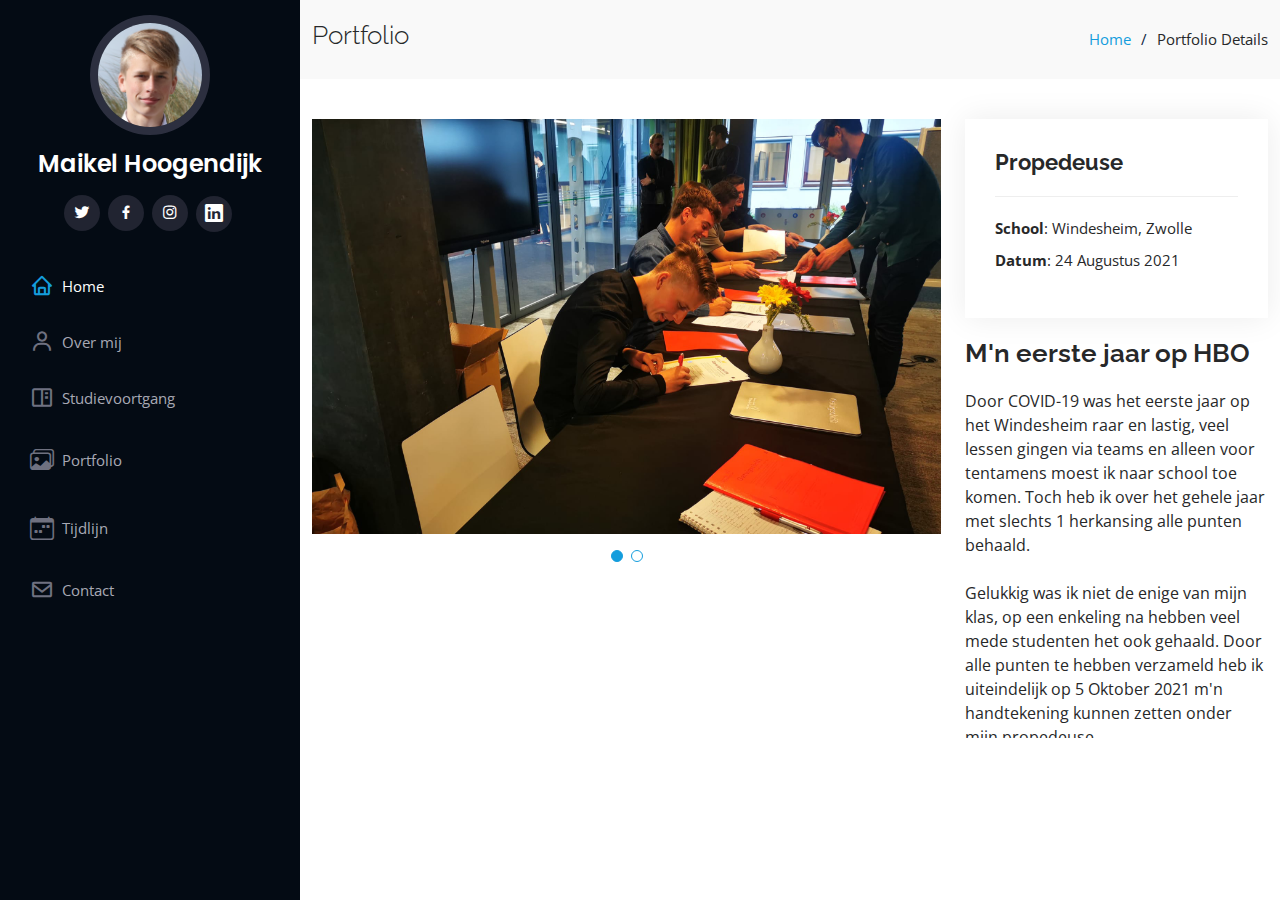
<file: Propedeuse-details.html>
<!DOCTYPE html>
<html lang="en">

<head>
  <meta charset="utf-8">
  <meta content="width=device-width, initial-scale=1.0" name="viewport">

  <title>Portfolio Maikel Hoogendijk</title>
  <meta content="" name="description">
  <meta content="" name="keywords">

  <!-- Favicons -->
  <link href="assets/img/favicon.png" rel="icon">
  <link href="assets/img/apple-touch-icon.png" rel="apple-touch-icon">

  <!-- Google Fonts -->
  <link
    href="https://fonts.googleapis.com/css?family=Open+Sans:300,300i,400,400i,600,600i,700,700i|Raleway:300,300i,400,400i,500,500i,600,600i,700,700i|Poppins:300,300i,400,400i,500,500i,600,600i,700,700i"
    rel="stylesheet">

  <!-- Vendor CSS Files -->
  <link href="assets/vendor/aos/aos.css" rel="stylesheet">
  <link href="assets/vendor/bootstrap/css/bootstrap.min.css" rel="stylesheet">
  <link href="assets/vendor/bootstrap-icons/bootstrap-icons.css" rel="stylesheet">
  <link href="assets/vendor/boxicons/css/boxicons.min.css" rel="stylesheet">
  <link href="assets/vendor/glightbox/css/glightbox.min.css" rel="stylesheet">
  <link href="assets/vendor/swiper/swiper-bundle.min.css" rel="stylesheet">

  <!-- Template Main CSS File -->
  <link href="assets/css/style.css" rel="stylesheet">

  <!-- =======================================================
  * Template Name: iPortfolio - v3.3.0
  * Template URL: https://bootstrapmade.com/iportfolio-bootstrap-portfolio-websites-template/
  * Author: BootstrapMade.com
  * License: https://bootstrapmade.com/license/
  ======================================================== -->
</head>

<body>

  <!-- ======= Mobile nav toggle button ======= -->
  <i class="bi bi-list mobile-nav-toggle d-xl-none"></i>

  <!-- ======= Header ======= -->
  <header id="header">
    <div class="d-flex flex-column">

      <div class="profile">
        <img src="assets/img/profile-img.jpg" alt="" class="img-fluid rounded-circle">
        <h1 class="text-light"><a href="index.html">Maikel Hoogendijk</a></h1>
        <div class="social-links mt-3 text-center">
          <a href="https://twitter.com/maikelh2003" target="_blank" class="twitter"><i class="bx bxl-twitter"></i></a>
          <a href="https://www.facebook.com/profile.php?id=100006785775477" target="_blank" class="facebook"><i
              class="bx bxl-facebook"></i></a>
          <a href="https://www.instagram.com/maikel.hoogendijk/" target="_blank" class="instagram"><i
              class="bx bxl-instagram"></i></a>
              <a href="https://www.linkedin.com/in/maikel-hoogendijk-s1157664/" target="_blank" class="google-plus"><i
                class="bi bi-linkedin"></i></a>
        </div>
      </div>

      <nav id="navbar" class="nav-menu navbar">
      <ul>
        <li><a href="index.html" class="nav-link scrollto active"><i class="bx bx-home"></i> <span>Home</span></a></li>
        <li><a href="index.html#about" class="nav-link scrollto"><i class="bx bx-user"></i> <span>Over mij</span></a></li>
        <li><a href="index.html#skills" class="nav-link scrollto"><i class="bx bx-book-content"></i>
            <span>Studievoortgang</span> </a></li>
        <li><a href="index.html#portfolio" class="nav-link scrollto"><i class="bi bi-images"></i><span>Portfolio</span></a>
        </li>
        <li><a href="index.html#resume" class="nav-link scrollto"><i class="bi bi-calendar-week"></i> <span>Tijdlijn</span></a>
        </li>
        <li><a href="index.html#contact" class="nav-link scrollto"><i class="bx bx-envelope"></i> <span>Contact</span></a></li>
      </ul>
      </nav><!-- .nav-menu -->
    </div>
  </header><!-- End Header -->

  <main id="main">

    <!-- ======= Breadcrumbs ======= -->
    <section id="breadcrumbs" class="breadcrumbs">
      <div class="container">

        <div class="d-flex justify-content-between align-items-center">
          <h2>Portfolio</h2>
          <ol>
            <li><a href="index.html">Home</a></li>
            <li>Portfolio Details</li>
          </ol>
        </div>

      </div>
    </section><!-- End Breadcrumbs -->

    <!-- ======= Portfolio Details Section ======= -->
    <section id="portfolio-details" class="portfolio-details">
      <div class="container">

        <div class="row gy-4">

          <div class="col-lg-8">
            <div class="portfolio-details-slider swiper-container">
              <div class="swiper-wrapper align-items-center">

                <div class="swiper-slide">
                  <img src="assets/img/portfolio/Propedeuse-foto1.png" alt="">
                </div>

                <div class="swiper-slide">
                  <img src="assets/img/portfolio/Propedeuse-foto2.png" alt="">
                </div>
<!--
                <div class="swiper-slide">
                  <img src="assets/img/portfolio/portfolio-details-3.jpg" alt="">
                </div>-->

              </div>
              <div class="swiper-pagination"></div>
            </div>
          </div>

          <div class="col-lg-4">
            <div class="portfolio-info">
              <h3>Propedeuse</h3>
              <ul>
                <li><strong>School</strong>: Windesheim, Zwolle</li>
                <li><strong>Datum</strong>: 24 Augustus 2021</li>
            </div>
            <div class="portfolio-description">
              <div class="portfolio-description-2">
                <h2>M'n eerste jaar op HBO</h2>
                <p>
                  Door COVID-19 was het eerste jaar op het Windesheim raar en lastig, veel lessen gingen via teams en alleen voor tentamens moest ik naar school toe komen. 
                  Toch heb ik over het gehele jaar met slechts 1 herkansing alle punten behaald. <br></br>  <!-- Harde enter -->
                  Gelukkig was ik niet de enige van mijn klas, op een enkeling na hebben veel mede studenten het ook gehaald.
                  Door alle punten te hebben verzameld heb ik uiteindelijk op 5 Oktober 2021 m'n handtekening kunnen zetten onder mijn propedeuse.
                </p>
              </div>
            </div>
          </div>

        </div>

      </div>
    </section><!-- End Portfolio Details Section -->

  </main><!-- End #main -->

  <!-- ======= Footer ======= -->
  <footer id="footerdetail">
    <div class="container">
      <!--<div class="copyright">
        &copy; Copyright <strong><span>iPortfolio</span></strong>
      </div>
      <div class="credits">
         All the links in the footer should remain intact. -->
        <!-- You can delete the links only if you purchased the pro version. -->
        <!-- Licensing information: https://bootstrapmade.com/license/ -->
        <!-- Purchase the pro version with working PHP/AJAX contact form: https://bootstrapmade.com/iportfolio-bootstrap-portfolio-websites-template/ 
        Designed by <a href="https://bootstrapmade.com/">BootstrapMade</a>
      </div>-->
    </div>
  </footer><!-- End  Footer -->

  <a href="#" class="back-to-top d-flex align-items-center justify-content-center"><i
      class="bi bi-arrow-up-short"></i></a>

  <!-- Vendor JS Files -->
  <script src="assets/vendor/aos/aos.js"></script>
  <script src="assets/vendor/bootstrap/js/bootstrap.bundle.min.js"></script>
  <script src="assets/vendor/glightbox/js/glightbox.min.js"></script>
  <script src="assets/vendor/isotope-layout/isotope.pkgd.min.js"></script>
  <script src="assets/vendor/php-email-form/validate.js"></script>
  <script src="assets/vendor/purecounter/purecounter.js"></script>
  <script src="assets/vendor/swiper/swiper-bundle.min.js"></script>
  <script src="assets/vendor/typed.js/typed.min.js"></script>
  <script src="assets/vendor/waypoints/noframework.waypoints.js"></script>

  <!-- Template Main JS File -->
  <script src="assets/js/main.js"></script>

</body>

</html>
</file>
<file: assets/css/style.css>
/**template
* Template Name: iPortfolio - v3.3.0
* Template URL: https://bootstrapmade.com/iportfolio-bootstrap-portfolio-websites-template/
* Author: BootstrapMade.com
* License: https://bootstrapmade.com/license/
*/

/*--------------------------------------------------------------
# General
--------------------------------------------------------------*/
body {
  font-family: "Open Sans", sans-serif;
  color: #272829;
}

a {
  color: #149ddd;
  text-decoration: none;
}

a:hover {
  color: #37b3ed;
  text-decoration: none;
}

h1, h2, h3, h4, h5, h6 {
  font-family: "Raleway", sans-serif;
}

/*--------------------------------------------------------------
# Back to top button
--------------------------------------------------------------*/
.back-to-top {
  position: fixed;
  visibility: hidden;
  opacity: 0;
  right: 15px;
  bottom: 15px;
  z-index: 996;
  background: #149ddd;
  width: 40px;
  height: 40px;
  border-radius: 50px;
  transition: all 0.4s;
}

.back-to-top i {
  font-size: 28px;
  color: #fff;
  line-height: 0;
}

.back-to-top:hover {
  background: #2eafec;
  color: #fff;
}

.back-to-top.active {
  visibility: visible;
  opacity: 1;
}

/*--------------------------------------------------------------
# Header
--------------------------------------------------------------*/
#header {
  position: fixed;
  top: 0;
  left: 0;
  bottom: 0;
  width: 300px;
  transition: all ease-in-out 0.5s;
  z-index: 9997;
  transition: all 0.5s;
  padding: 0 15px;
  background: #040b14;
  overflow-y: auto;
}

#header .profile img {
  margin: 15px auto;
  display: block;
  width: 120px;
  border: 8px solid #2c2f3f;
}

#header .profile h1 {
  font-size: 24px;
  margin: 0;
  padding: 0;
  font-weight: 600;
  -moz-text-align-last: center;
  text-align-last: center;
  font-family: "Poppins", sans-serif;
}

#header .profile h1 a, #header .profile h1 a:hover {
  color: #fff;
  text-decoration: none;
}

#header .profile .social-links a {
  font-size: 18px;
  display: inline-block;
  background: #212431;
  color: #fff;
  line-height: 1;
  padding: 8px 0;
  margin-right: 4px;
  border-radius: 50%;
  text-align: center;
  width: 36px;
  height: 36px;
  transition: 0.3s;
}

#header .profile .social-links a:hover {
  background: #149ddd;
  color: #fff;
  text-decoration: none;
}

#main {
  margin-left: 300px;
}

@media (max-width: 1199px) {
  #header {
    left: -300px;
  }
  #main {
    margin-left: 0;
  }
}

/*--------------------------------------------------------------
# Navigation Menu
--------------------------------------------------------------*/
/* Desktop Navigation */
.nav-menu {
  padding: 30px 0 0 0;
}

.nav-menu * {
  margin: 0;
  padding: 0;
  list-style: none;
}

.nav-menu > ul > li {
  position: relative;
  white-space: nowrap;
}

.nav-menu a, .nav-menu a:focus {
  display: flex;
  align-items: center;
  color: #a8a9b4;
  padding: 12px 15px;
  margin-bottom: 8px;
  transition: 0.3s;
  font-size: 15px;
}

.nav-menu a i, .nav-menu a:focus i {
  font-size: 24px;
  padding-right: 8px;
  color: #6f7180;
}

.nav-menu a:hover, .nav-menu .active, .nav-menu .active:focus, .nav-menu li:hover > a {
  text-decoration: none;
  color: #fff;
}

.nav-menu a:hover i, .nav-menu .active i, .nav-menu .active:focus i, .nav-menu li:hover > a i {
  color: #149ddd;
}

/* Mobile Navigation */
.mobile-nav-toggle {
  position: fixed;
  right: 15px;
  top: 15px;
  z-index: 9998;
  border: 0;
  font-size: 24px;
  transition: all 0.4s;
  outline: none !important;
  background-color: #149ddd;
  color: #fff;
  width: 40px;
  height: 40px;
  display: inline-flex;
  align-items: center;
  justify-content: center;
  line-height: 0;
  border-radius: 50px;
  cursor: pointer;
}

.mobile-nav-active {
  overflow: hidden;
}

.mobile-nav-active #header {
  left: 0;
}

/*--------------------------------------------------------------
# Hero Section
--------------------------------------------------------------*/
#hero {
  width: 100%;
  height: 100vh;
  background: url("../img/hero-bg.jpg") top center;
  background-size: cover;
}

#hero:before {
  content: "";
  background: rgba(5, 13, 24, 0.3);
  position: absolute;
  bottom: 0;
  top: 0;
  left: 0;
  right: 0;
  z-index: 1;
}

#hero .hero-container {
  position: relative;
  z-index: 2;
  min-width: 300px;
}

#hero h1 {
  margin: 0 0 10px 0;
  font-size: 64px;
  font-weight: 700;
  line-height: 56px;
  color: #fff;
}

#hero p {
  color: #fff;
  margin-bottom: 50px;
  font-size: 26px;
  font-family: "Poppins", sans-serif;
}

#hero p span {
  color: #fff;
  padding-bottom: 4px;
  letter-spacing: 1px;
  border-bottom: 3px solid #149ddd;
}

@media (min-width: 1024px) {
  #hero {
    background-attachment: fixed;
  }
}

@media (max-width: 768px) {
  #hero h1 {
    font-size: 28px;
    line-height: 36px;
  }
  #hero h2 {
    font-size: 18px;
    line-height: 24px;
    margin-bottom: 30px;
  }
}

/*--------------------------------------------------------------
# Sections General
--------------------------------------------------------------*/
section {
  padding: 60px 0;
  overflow: hidden;
}

.section-bg {
  background: #f5f8fd;
}

.section-title {
  padding-bottom: 30px;
}

.section-title h2 {
  font-size: 32px;
  font-weight: bold;
  margin-bottom: 20px;
  padding-bottom: 20px;
  position: relative;
  color: #173b6c;
}

.section-title h2::after {
  content: '';
  position: absolute;
  display: block;
  width: 50px;
  height: 3px;
  background: #149ddd;
  bottom: 0;
  left: 0;
}

.section-title p {
  margin-bottom: 0;
}

/*--------------------------------------------------------------
# About
--------------------------------------------------------------*/
.about .content h3 {
  font-weight: 700;
  font-size: 26px;
  color: #173b6c;
}

.about .content ul {
  list-style: none;
  padding: 0;
}

.about .content ul li {
  margin-bottom: 20px;
  display: flex;
  align-items: center;
}

.about .content ul strong {
  margin-right: 10px;
}

.about .content ul i {
  font-size: 16px;
  margin-right: 5px;
  color: #149ddd;
  line-height: 0;
}

.about .content p:last-child {
  margin-bottom: 0;
}

/*--------------------------------------------------------------
# Facts
--------------------------------------------------------------*/
.facts {
  padding-bottom: 30px;
}

.facts .count-box {
  padding: 30px;
  width: 100%;
}

.facts .count-box i {
  display: block;
  font-size: 44px;
  color: #149ddd;
  float: left;
  line-height: 0;
}

.facts .count-box span {
  font-size: 48px;
  line-height: 40px;
  display: block;
  font-weight: 700;
  color: #050d18;
  margin-left: 60px;
}

.facts .count-box p {
  padding: 15px 0 0 0;
  margin: 0 0 0 60px;
  font-family: "Raleway", sans-serif;
  font-size: 14px;
  color: #122f57;
}

.facts .count-box a {
  font-weight: 600;
  display: block;
  margin-top: 20px;
  color: #122f57;
  font-size: 15px;
  font-family: "Poppins", sans-serif;
  transition: ease-in-out 0.3s;
}

.facts .count-box a:hover {
  color: #1f5297;
}

/*--------------------------------------------------------------
# Akills
--------------------------------------------------------------*/
.skills .progress {
  height: 80px;
  display: block;
  background: none;
  border-radius: 0;
  overflow: inherit;
}

.skills .progress .skill {
  padding: 0;
  margin: 0 0 6px 0;
  text-transform: uppercase;
  display: block;
  font-weight: 600;
  font-family: "Poppins", sans-serif;
  color: #060d18;
  font-size: .75rem;
}

.skills .progress .skill-h1 {
  padding: 0;
  margin: 0 0 6px 0;
  text-transform: uppercase;
  display: block;
  font-weight: 600;
  font-family: "Poppins", sans-serif;
  color: #060d18;
  font-size: .93rem;
}

.skills .progress .skill .val {
  float: right;
  font-style: normal;
}

.skills .progress .skill-h1 .val {
  float: right;
  font-style: normal;
}

.skills .progress-bar-wrap {
  background: #dce8f8;
  height: 10px;
}

.skills .progress-bar {
  width: 1px;
  height: 10px;
  transition: .9s;
  background-color: #149ddd;
}



/*--------------------------------------------------------------
# Resume
--------------------------------------------------------------*/
.resume .resume-title {
  font-size: 26px;
  font-weight: 700;
  margin-top: 20px;
  margin-bottom: 20px;
  color: #050d18;
}

.resume .resume-item {
  padding: 0 0 20px 20px;
  margin-top: -2px;
  border-left: 2px solid #1f5297;
  position: relative;
}

.resume .resume-item h4 {
  line-height: 18px;
  font-size: 18px;
  font-weight: 600;
  text-transform: uppercase;
  font-family: "Poppins", sans-serif;
  color: #050d18;
  margin-bottom: 10px;
}

.resume .resume-item h5 {
  font-size: 16px;
  background: #e4edf9;
  padding: 5px 15px;
  display: inline-block;
  font-weight: 600;
  margin-bottom: 10px;
}

.resume .resume-item ul {
  padding-left: 20px;
}

.resume .resume-item ul li {
  padding-bottom: 10px;
}

.resume .resume-item:last-child {
  padding-bottom: 0;
}

.resume .resume-item::before {
  content: "";
  position: absolute;
  width: 16px;
  height: 16px;
  border-radius: 50px;
  left: -9px;
  top: 0;
  background: #fff;
  border: 2px solid #1f5297;
}

/*--------------------------------------------------------------
# Portfolio
--------------------------------------------------------------*/
.portfolio .portfolio-item {
  margin-bottom: 30px;
}

.portfolio #portfolio-flters {
  padding: 0;
  margin: 0 auto 35px auto;
  list-style: none;
  text-align: center;
  background: #fff;
  border-radius: 50px;
  padding: 2px 15px;
}

.portfolio #portfolio-flters li {
  cursor: pointer;
  display: inline-block;
  padding: 10px 15px 8px 15px;
  font-size: 14px;
  font-weight: 600;
  line-height: 1;
  text-transform: uppercase;
  color: #272829;
  margin-bottom: 5px;
  transition: all 0.3s ease-in-out;
}

.portfolio #portfolio-flters li:hover, .portfolio #portfolio-flters li.filter-active {
  color: #149ddd;
}

.portfolio #portfolio-flters li:last-child {
  margin-right: 0;
}

.portfolio .portfolio-wrap {
  transition: 0.3s;
  position: relative;
  overflow: hidden;
  z-index: 1;
}

.portfolio .portfolio-wrap::before {
  content: "";
  background: rgba(255, 255, 255, 0.5);
  position: absolute;
  left: 0;
  right: 0;
  top: 0;
  bottom: 0;
  transition: all ease-in-out 0.3s;
  z-index: 2;
  opacity: 0;
}

.portfolio .portfolio-wrap .portfolio-links {
  opacity: 1;
  left: 0;
  right: 0;
  bottom: -60px;
  z-index: 3;
  position: absolute;
  transition: all ease-in-out 0.3s;
  display: flex;
  justify-content: center;
}

.portfolio .portfolio-wrap .portfolio-links a {
  color: #fff;
  font-size: 28px;
  text-align: center;
  background: rgba(20, 157, 221, 0.75);
  transition: 0.3s;
  width: 50%;
}

.portfolio .portfolio-wrap .portfolio-links a:hover {
  background: rgba(20, 157, 221, 0.95);
}

.portfolio .portfolio-wrap .portfolio-links a + a {
  border-left: 1px solid #37b3ed;
}

.portfolio .portfolio-wrap:hover::before {
  top: 0;
  left: 0;
  right: 0;
  bottom: 0;
  opacity: 1;
}

.portfolio .portfolio-wrap:hover .portfolio-links {
  opacity: 1;
  bottom: 0;
}

/*--------------------------------------------------------------
# Portfolio Details
--------------------------------------------------------------*/
.portfolio-details .container{
  height: 750px;
}

.portfolio-details {
  padding-top: 40px;
  max-height: 100%;
}

.portfolio-details .portfolio-details-slider img {
  width: 100%;
}

.portfolio-details .portfolio-details-slider .swiper-pagination {
  margin-top: 20px;
  position: relative;
}

.portfolio-details .portfolio-details-slider .swiper-pagination .swiper-pagination-bullet {
  width: 12px;
  height: 12px;
  background-color: #fff;
  opacity: 1;
  border: 1px solid #149ddd;
}

.portfolio-details .portfolio-details-slider .swiper-pagination .swiper-pagination-bullet-active {
  background-color: #149ddd;
}

.portfolio-details .portfolio-info {
  padding: 30px;
  box-shadow: 0px 0 30px rgba(5, 13, 24, 0.08);
}

.portfolio-details .portfolio-info h3 {
  font-size: 22px;
  font-weight: 700;
  margin-bottom: 20px;
  padding-bottom: 20px;
  border-bottom: 1px solid #eee;
}

.portfolio-details .portfolio-info ul {
  list-style: none;
  padding: 0;
  font-size: 15px;
}

.portfolio-details .portfolio-info ul li + li {
  margin-top: 10px;
}

.portfolio-details .portfolio-description {
  /*padding-top: 30px;
  overflow: auto;
  height:500px*/
  display: flex;
  align-items: flex-start;
  justify-content: center;
  overflow: auto;
  height: 400px;
  margin-top: 20px;
}

.portfolio-details .portfolio-description-2 {
  display: flex;
  flex-direction: column;
  justify-content: center;
}

.portfolio-details .portfolio-description h2 {
  font-size: 26px;
  font-weight: 650;
  margin-bottom: 20px;
}

.portfolio-details .portfolio-description p {
  padding: 0;
}

@media (max-width: 768px) {
  .portfolio-details .container{
    height: 100%;
  }

  .portfolio-details .portfolio-description {
    padding-top: 30px;
    overflow: hidden;
    height: 100%;
  }
}

/*--------------------------------------------------------------
# Services
--------------------------------------------------------------*/
.services .icon-box {
  margin-bottom: 20px;
}

.services .icon {
  float: left;
  display: flex;
  align-items: center;
  justify-content: center;
  width: 54px;
  height: 54px;
  background: #149ddd;
  border-radius: 50%;
  transition: 0.5s;
  border: 1px solid #149ddd;
}

.services .icon i {
  color: #fff;
  font-size: 24px;
  line-height: 0;
}

.services .icon-box:hover .icon {
  background: #fff;
}

.services .icon-box:hover .icon i {
  color: #149ddd;
}

.services .title {
  margin-left: 80px;
  font-weight: 700;
  margin-bottom: 15px;
  font-size: 18px;
}

.services .title a {
  color: #343a40;
}

.services .title a:hover {
  color: #149ddd;
}

.services .description {
  margin-left: 80px;
  line-height: 24px;
  font-size: 14px;
}



/*--------------------------------------------------------------
# Contact
--------------------------------------------------------------*/
.contact {
  padding-bottom: 130px;
}

.contact .info {
  padding: 30px;
  background: #fff;
  width: 100%;
  box-shadow: 0 0 24px 0 rgba(0, 0, 0, 0.12);
}

.contact .info i {
  font-size: 20px;
  color: #149ddd;
  float: left;
  width: 44px;
  height: 44px;
  background: #dff3fc;
  display: flex;
  justify-content: center;
  align-items: center;
  border-radius: 50px;
  transition: all 0.3s ease-in-out;
}

.contact .info .social i {
  font-size: 25px;
  margin: 10px;
  color: #149ddd;
  float: left;
  width: 44px;
  height: 44px;
  background: none;
  display: flex;
  justify-content: center;
  align-items: center;
  border-radius: 50px;
  transition: all 0.3s ease-in-out;
}

.contact .info h4 {
  padding: 0 0 0 60px;
  font-size: 22px;
  font-weight: 600;
  margin-bottom: 5px;
  color: #050d18;
}

.contact .info p {
  padding: 0 0 10px 60px;
  margin-bottom: 20px;
  font-size: 14px;
  color: #173b6c;
}

.contact .info .email p {
  padding-top: 5px;
}

.contact .info .social-links {
  padding-left: 60px;
}

.contact .info .social {
  padding-left: 50px;
}

.contact .info .social-links a {
  font-size: 18px;
  display: inline-block;
  background: #333;
  color: #fff;
  line-height: 1;
  padding: 8px 0;
  border-radius: 50%;
  text-align: center;
  width: 36px;
  height: 36px;
  transition: 0.3s;
  margin-right: 10px;
}

.contact .info .social-links a:hover {
  background: #149ddd;
  color: #fff;
}

.contact .info .social:hover i {
  background: #149ddd;
  color: #fff;
}

.contact .php-email-form {
  width: 100%;
  padding: 30px;
  background: #fff;
  box-shadow: 0 0 24px 0 rgba(0, 0, 0, 0.12);
}

.contact .php-email-form .form-group {
  padding-bottom: 8px;
}

.contact .php-email-form .validate {
  display: none;
  color: red;
  margin: 0 0 15px 0;
  font-weight: 400;
  font-size: 13px;
}

.contact .php-email-form .error-message {
  display: none;
  color: #fff;
  background: #ed3c0d;
  text-align: left;
  padding: 15px;
  font-weight: 600;
}

.contact .php-email-form .error-message br + br {
  margin-top: 25px;
}

.contact .php-email-form .sent-message {
  display: none;
  color: #fff;
  background: #18d26e;
  text-align: center;
  padding: 15px;
  font-weight: 600;
}

.contact .php-email-form .loading {
  display: none;
  background: #fff;
  text-align: center;
  padding: 15px;
}

.contact .php-email-form .loading:before {
  content: "";
  display: inline-block;
  border-radius: 50%;
  width: 24px;
  height: 24px;
  margin: 0 10px -6px 0;
  border: 3px solid #18d26e;
  border-top-color: #eee;
  -webkit-animation: animate-loading 1s linear infinite;
  animation: animate-loading 1s linear infinite;
}

.contact .php-email-form .form-group {
  margin-bottom: 15px;
}

.contact .php-email-form label {
  padding-bottom: 8px;
}

.contact .php-email-form input, .contact .php-email-form textarea {
  border-radius: 0;
  box-shadow: none;
  font-size: 14px;
}

.contact .php-email-form input {
  height: 44px;
}

.contact .php-email-form textarea {
  padding: 10px 15px;
}

.contact .php-email-form button[type="submit"] {
  background: #149ddd;
  border: 0;
  padding: 10px 24px;
  color: #fff;
  transition: 0.4s;
  border-radius: 4px;
}

.contact .php-email-form button[type="submit"]:hover {
  background: #37b3ed;
}

@-webkit-keyframes animate-loading {
  0% {
    transform: rotate(0deg);
  }
  100% {
    transform: rotate(360deg);
  }
}

@keyframes animate-loading {
  0% {
    transform: rotate(0deg);
  }
  100% {
    transform: rotate(360deg);
  }
}

@media (max-width: 768px) {
  .contact .info .social i {
    margin: 2px;
  }

}
/*--------------------------------------------------------------
# Breadcrumbs
--------------------------------------------------------------*/
.breadcrumbs {
  padding: 20px 0;
  background: #f9f9f9;
}

.breadcrumbs h2 {
  font-size: 26px;
  font-weight: 300;
}

.breadcrumbs ol {
  display: flex;
  flex-wrap: wrap;
  list-style: none;
  padding: 0;
  margin: 0;
  font-size: 15px;
}

.breadcrumbs ol li + li {
  padding-left: 10px;
}

.breadcrumbs ol li + li::before {
  display: inline-block;
  padding-right: 10px;
  color: #0e2442;
  content: "/";
}

@media (max-width: 768px) {
  .breadcrumbs .d-flex {
    display: block !important;
  }
  .breadcrumbs ol {
    display: block;
  }
  .breadcrumbs ol li {
    display: inline-block;
  }
}

/*--------------------------------------------------------------
# Footer
--------------------------------------------------------------*/
#footer {
  padding: 15px;
  color: #f4f6fd;
  font-size: 14px;
  position: relative;
  left: 0;
  bottom: -100px;
  width: 300px;
  z-index: 9999;
  background: #040b14;
}


#footer .copyright {
  text-align: center;
}

#footer .credits {
  padding-top: 5px;
  text-align: center;
  font-size: 13px;
  color: #eaebf0;
}

@media (max-width: 1199px) {
  #footer {
    position: static;
    width: auto;
    padding-right: 20px 15px;
  }
}

#footerdetail {
  padding: 15px;
  color: #f4f6fd;
  font-size: 14px;
  position: fixed;
  left: 0;
  bottom: 0;
  width: 300px;
  z-index: 9999;
  background: #040b14;
}

#footerdetail .copyright {
  text-align: center;
}

#footerdetail .credits {
  padding-top: 5px;
  text-align: center;
  font-size: 13px;
  color: #eaebf0;
}

@media (max-width: 1199px) {
  #footerdetail {
    position: static;
    width: auto;
    padding-right: 20px 15px;
  }
}
</file>
